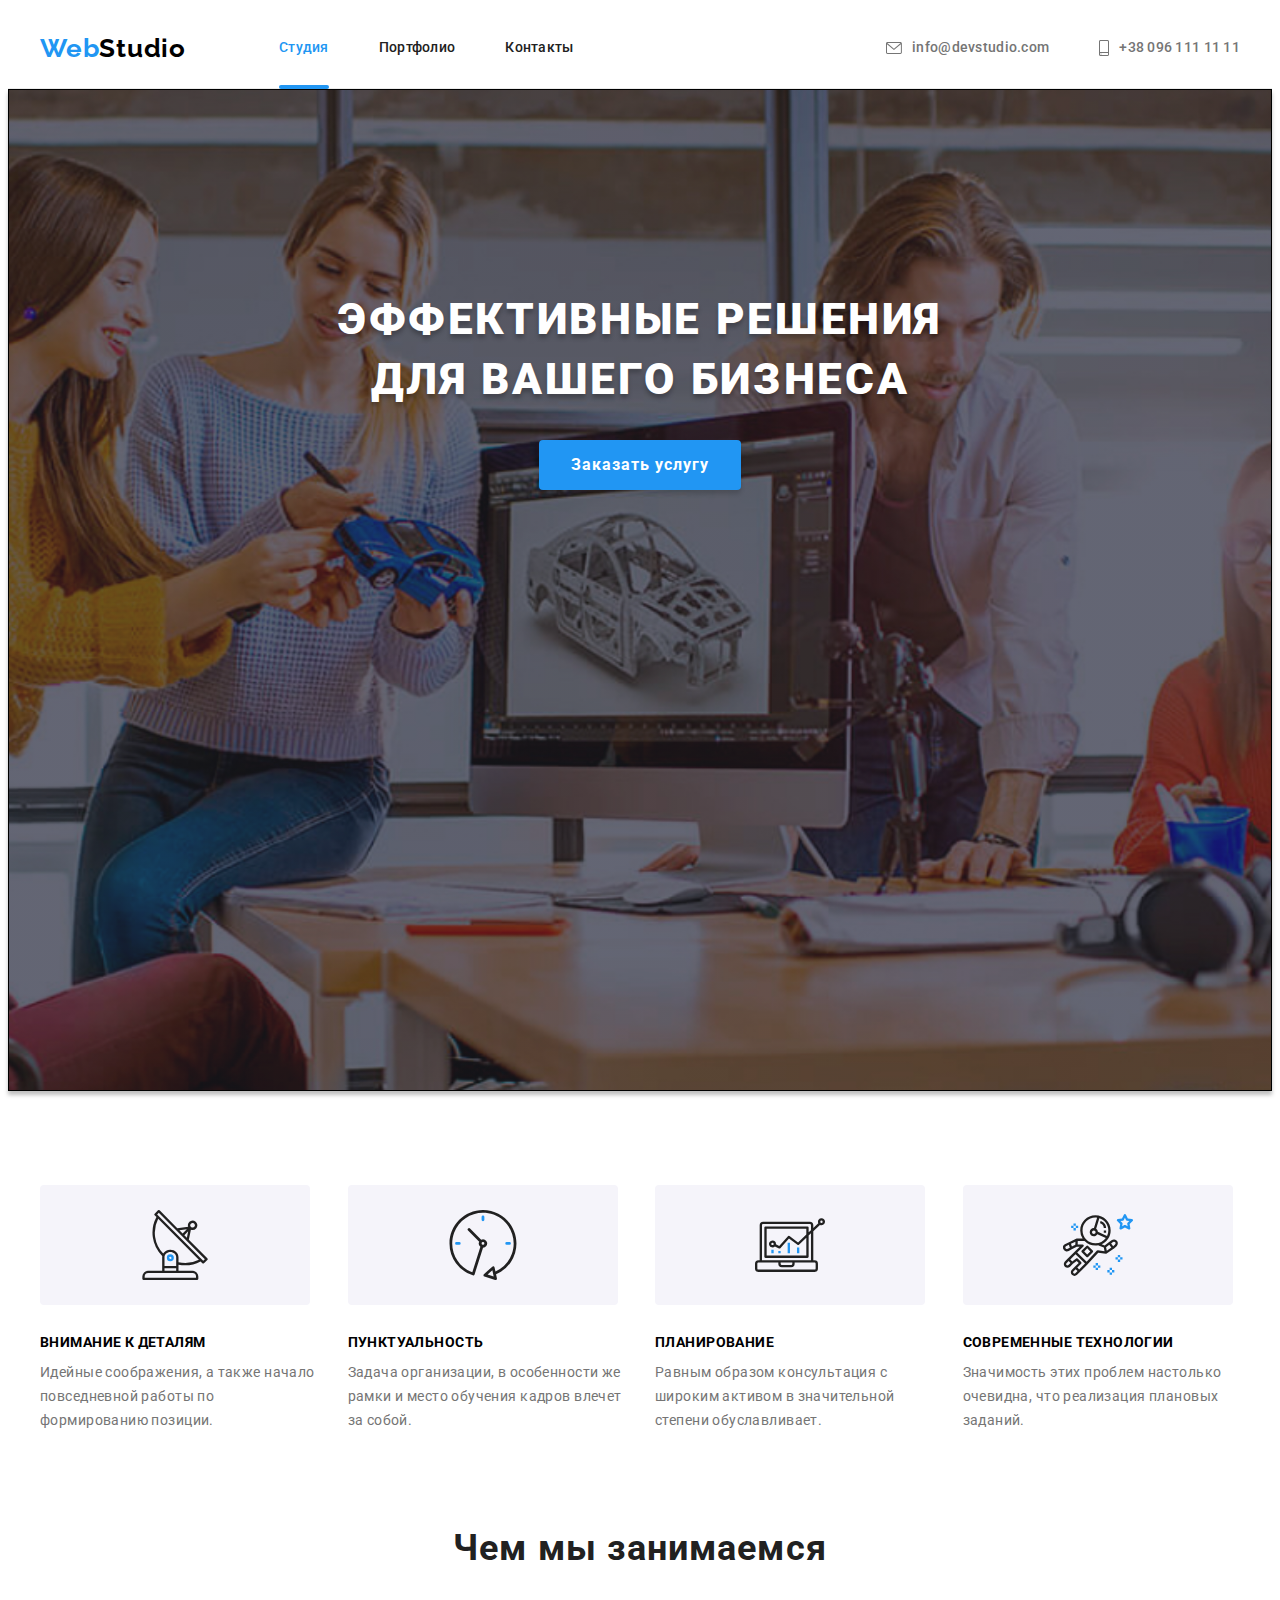
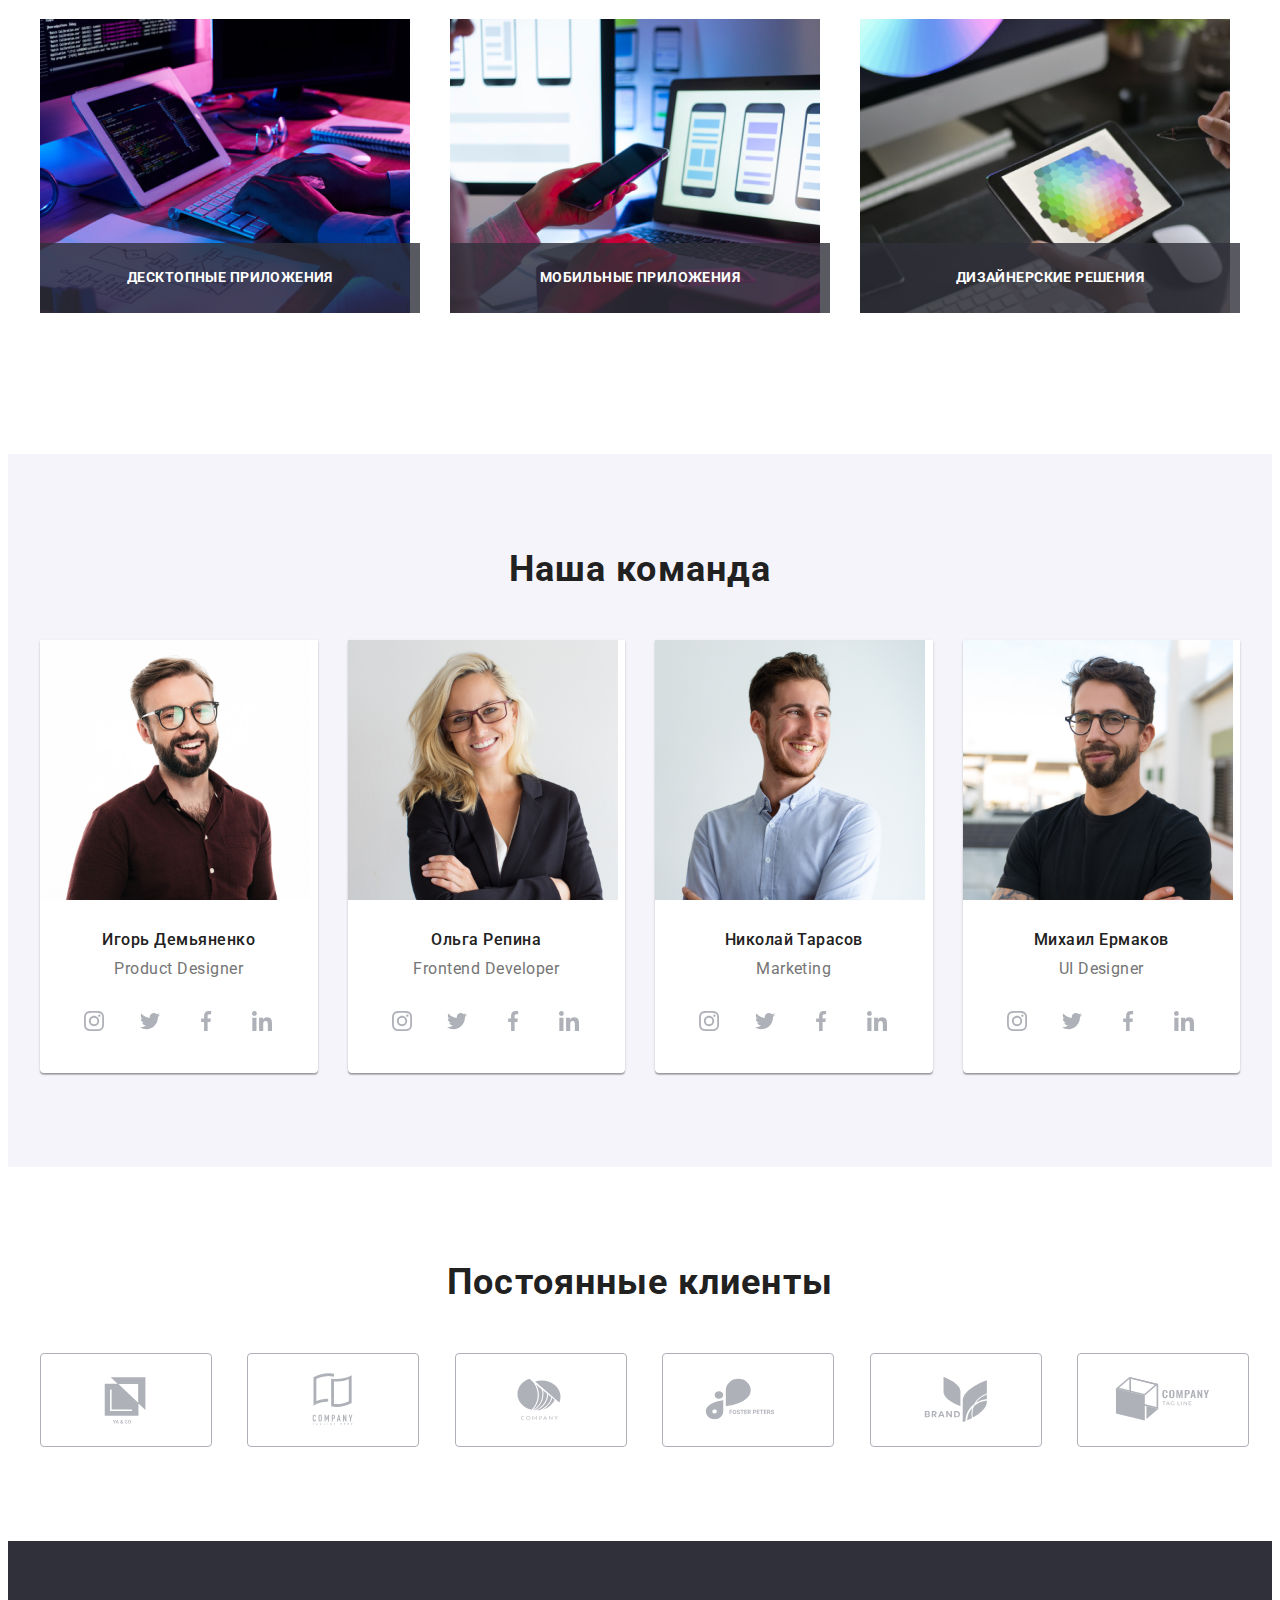
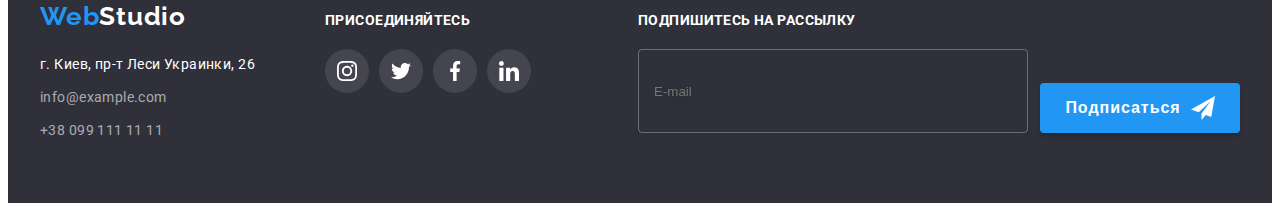
<file: index.html>
<!DOCTYPE html>
<html lang="ru">
  <head>
    <meta charset="UTF-8" />
    <meta http-equiv="X-UA-Compatible" content="IE=edge" />
    <meta name="viewport" content="width=device-width, initial-scale=1.0" />
    <title>Document</title>
    <link rel="preconnect" href="https://fonts.googleapis.com" />
    <link rel="preconnect" href="https://fonts.gstatic.com" crossorigin />
    <link
      href="https://fonts.googleapis.com/css2?family=Raleway:wght@700&family=Roboto:wght@400;500;700;900&display=swap"
      rel="stylesheet"
    />
    <link
      rel="stylesheet"
      href="https://cdnjs.cloudflare.com/ajax/libs/modern-normalize/1.1.0/modern-normalize.min.css"
      integrity="sha512-wpPYUAdjBVSE4KJnH1VR1HeZfpl1ub8YT/NKx4PuQ5NmX2tKuGu6U/JRp5y+Y8XG2tV+wKQpNHVUX03MfMFn9Q=="
      crossorigin="anonymous"
      referrerpolicy="no-referrer"
    />
    <link rel="stylesheet" href="./css/styles.css" />
  </head>
  <body class="page">
    <header class="header">
      <div class="container header-cotainer">
        <a class="header-logo link" href="./"><span class="logo-prefix">Web</span>Studio</a>
        <nav>
          <ul class="site-nav list">
            <li class="site-nav-item">
              <a href="./" class="current link">Студия</a>
            </li>
            <li class="site-nav-item">
              <a href="./portfolio.html" class="link">Портфолио</a>
            </li>
            <li class="site-nav-item">
              <a href="" class="link">Контакты</a>
            </li>
          </ul>
        </nav>
        <ul class="header-contacts list">
          <li class="header-contacts-item">
            <a href="mailto:info@devstudio.com" class="header-contacts-link link">
              <svg width="16" height="12" class="header-contacts-icon">
                <use href="./images/icons.svg#icon-envelope"></use>
              </svg>
              info@devstudio.com
            </a>
          </li>
          <li class="header-contacts-item">
            <a href="tel:+380961111111" class="header-contacts-link link">
              <svg width="10" height="16" class="header-contacts-icon">
                <use href="./images/icons.svg#icon-smartphone"></use>
              </svg>
              +38 096 111 11 11
            </a>
          </li>
        </ul>
      </div>
    </header>
    <main>
      <section class="section hero overlay">
        <div class="container">
          <h1 class="hero-title">Эффективные решения для вашего бизнеса</h1>
          <button type="button" class="hero-btn" data-modal-open>Заказать услугу</button>
        </div>
      </section>
      <section class="section asset">
        <div class="container">
          <h2 class="visually-hidden">Наши преимущества</h2>
          <ul class="asset-list card-set list">
            <li class="card-set-item">
              <div class="asset-box-icon">
                <svg width="70" height="70" class="asset-list-img">
                  <use href="./images/icons.svg#icon-antenna"></use>
                </svg>
              </div>
              <h3 class="asset-title">Внимание к деталям</h3>
              <p class="asset-text">
                Идейные соображения, а также начало повседневной работы по формированию позиции.
              </p>
            </li>
            <li class="card-set-item">
              <div class="asset-box-icon">
                <svg width="70" height="70" class="asset-list-img">
                  <use href="./images/icons.svg#icon-clock"></use>
                </svg>
              </div>
              <h3 class="asset-title">Пунктуальность</h3>
              <p class="asset-text">
                Задача организации, в особенности же рамки и место обучения кадров влечет за собой.
              </p>
            </li>
            <li class="card-set-item">
              <div class="asset-box-icon">
                <svg width="70" height="70" class="asset-list-img">
                  <use href="./images/icons.svg#icon-diagram"></use>
                </svg>
              </div>
              <h3 class="asset-title">Планирование</h3>
              <p class="asset-text">
                Равным образом консультация с широким активом в значительной степени обуславливает.
              </p>
            </li>
            <li class="card-set-item">
              <div class="asset-box-icon">
                <svg width="70" height="70" class="asset-list-img">
                  <use href="./images/icons.svg#icon-astronaut"></use>
                </svg>
              </div>
              <h3 class="asset-title">Современные технологии</h3>
              <p class="asset-text">
                Значимость этих проблем настолько очевидна, что реализация плановых заданий.
              </p>
            </li>
          </ul>
        </div>
      </section>
      <section class="section whatwedo">
        <div class="container">
          <h2 class="section-title">Чем мы занимаемся</h2>
          <ul class="whatwedo-list card-set list">
            <li class="card-set-item what-we-do-item">
              <img
                src="./images/box1.png"
                class="what-we-do-img"
                alt="box1"
                width="370"
                height="294"
              />
              <div class="label"><p class="what-we-do-text">Десктопные приложения</p></div>
            </li>
            <li class="card-set-item what-we-do-item">
              <img
                src="./images/box2.png"
                class="what-we-do-img"
                alt="box2"
                width="370"
                height="294"
              />
              <div class="label"><p class="what-we-do-text">Мобильные приложения</p></div>
            </li>
            <li class="card-set-item what-we-do-item">
              <img
                src="./images/box3.png"
                class="what-we-do-img"
                alt="box3"
                width="370"
                height="294"
              />
              <div class="label"><p class="what-we-do-text">Дизайнерские решения</p></div>
            </li>
          </ul>
        </div>
      </section>
      <section class="section our-team">
        <div class="container">
          <h2 class="section-title">Наша команда</h2>
          <ul class="our-team-list card-set list">
            <li class="card-set-item our-team-item">
              <img src="./images/igor.jpg" alt="Игорь Демьяненко" width="270" height="260" />
              <div class="our-team-wrapper">
                <h3 class="our-team-name">Игорь Демьяненко</h3>
                <p class="our-team-position">Product Designer</p>
                <ul class="our-team-soc card-set list">
                  <li class="our-team-soc-item card-set-item">
                    <a href="#" class="our-team-soc-link">
                      <svg class="our-team-soc-icon">
                        <use href="./images/icons.svg#icon-insta"></use>
                      </svg>
                    </a>
                  </li>
                  <li class="our-team-soc-item card-set-item">
                    <a href="#" class="our-team-soc-link">
                      <svg class="our-team-soc-icon">
                        <use href="./images/icons.svg#icon-twttr"></use>
                      </svg>
                    </a>
                  </li>
                  <li class="our-team-soc-item card-set-item">
                    <a href="#" class="our-team-soc-link">
                      <svg class="our-team-soc-icon">
                        <use href="./images/icons.svg#icon-fb"></use>
                      </svg>
                    </a>
                  </li>
                  <li class="our-team-soc-item card-set-item">
                    <a href="#" class="our-team-soc-link">
                      <svg class="our-team-soc-icon">
                        <use href="./images/icons.svg#icon-linkedin"></use>
                      </svg>
                    </a>
                  </li>
                </ul>
              </div>
            </li>
            <li class="card-set-item our-team-item">
              <img src="./images/olga.jpg" alt="Ольга Репина" width="270" height="260" />
              <div class="our-team-wrapper">
                <h3 class="our-team-name">Ольга Репина</h3>
                <p class="our-team-position">Frontend Developer</p>
                <ul class="our-team-soc card-set list">
                  <li class="our-team-soc-item card-set-item">
                    <a href="#" class="our-team-soc-link">
                      <svg class="our-team-soc-icon">
                        <use href="./images/icons.svg#icon-insta"></use>
                      </svg>
                    </a>
                  </li>
                  <li class="our-team-soc-item card-set-item">
                    <a href="#" class="our-team-soc-link">
                      <svg class="our-team-soc-icon">
                        <use href="./images/icons.svg#icon-twttr"></use>
                      </svg>
                    </a>
                  </li>
                  <li class="our-team-soc-item card-set-item">
                    <a href="#" class="our-team-soc-link">
                      <svg class="our-team-soc-icon">
                        <use href="./images/icons.svg#icon-fb"></use>
                      </svg>
                    </a>
                  </li>
                  <li class="our-team-soc-item card-set-item">
                    <a href="#" class="our-team-soc-link">
                      <svg class="our-team-soc-icon">
                        <use href="./images/icons.svg#icon-linkedin"></use>
                      </svg>
                    </a>
                  </li>
                </ul>
              </div>
            </li>
            <li class="card-set-item our-team-item">
              <img src="./images/nikolai.jpg" alt="Николай Тарасов" width="270" height="260" />
              <div class="our-team-wrapper">
                <h3 class="our-team-name">Николай Тарасов</h3>
                <p class="our-team-position">Marketing</p>
                <ul class="our-team-soc card-set list">
                  <li class="our-team-soc-item card-set-item">
                    <a href="#" class="our-team-soc-link">
                      <svg class="our-team-soc-icon">
                        <use href="./images/icons.svg#icon-insta"></use>
                      </svg>
                    </a>
                  </li>
                  <li class="our-team-soc-item card-set-item">
                    <a href="#" class="our-team-soc-link">
                      <svg class="our-team-soc-icon">
                        <use href="./images/icons.svg#icon-twttr"></use>
                      </svg>
                    </a>
                  </li>
                  <li class="our-team-soc-item card-set-item">
                    <a href="#" class="our-team-soc-link">
                      <svg class="our-team-soc-icon">
                        <use href="./images/icons.svg#icon-fb"></use>
                      </svg>
                    </a>
                  </li>
                  <li class="our-team-soc-item card-set-item">
                    <a href="#" class="our-team-soc-link">
                      <svg class="our-team-soc-icon">
                        <use href="./images/icons.svg#icon-linkedin"></use>
                      </svg>
                    </a>
                  </li>
                </ul>
              </div>
            </li>
            <li class="card-set-item our-team-item">
              <img src="./images/mikhail.jpg" alt="Михаил Ермаков" width="270" height="260" />
              <div class="our-team-wrapper">
                <h3 class="our-team-name">Михаил Ермаков</h3>
                <p class="our-team-position">UI Designer</p>
                <ul class="our-team-soc card-set list">
                  <li class="our-team-soc-item card-set-item">
                    <a href="#" class="our-team-soc-link">
                      <svg class="our-team-soc-icon">
                        <use href="./images/icons.svg#icon-insta"></use>
                      </svg>
                    </a>
                  </li>
                  <li class="our-team-soc-item card-set-item">
                    <a href="#" class="our-team-soc-link">
                      <svg class="our-team-soc-icon">
                        <use href="./images/icons.svg#icon-twttr"></use>
                      </svg>
                    </a>
                  </li>
                  <li class="our-team-soc-item card-set-item">
                    <a href="#" class="our-team-soc-link">
                      <svg class="our-team-soc-icon">
                        <use href="./images/icons.svg#icon-fb"></use>
                      </svg>
                    </a>
                  </li>
                  <li class="our-team-soc-item card-set-item">
                    <a href="#" class="our-team-soc-link">
                      <svg class="our-team-soc-icon">
                        <use href="./images/icons.svg#icon-linkedin"></use>
                      </svg>
                    </a>
                  </li>
                </ul>
              </div>
            </li>
          </ul>
        </div>
      </section>
      <section class="section perm-clients">
        <div class="container">
          <h2 class="section-title">Постоянные клиенты</h2>
          <ul class="perm-clients-list card-set list">
            <li class="perm-client-item card-set-item">
              <a href="#" class="perm-clients-link">
                <svg width="106" height="60">
                  <use href="./images/icons.svg#icon-client-1" class="perm-clients-icon"></use>
                </svg>
              </a>
            </li>
            <li class="perm-client-item card-set-item">
              <a href="#" class="perm-clients-link">
                <svg width="106" height="60">
                  <use href="./images/icons.svg#icon-client-2" class="perm-clients-icon"></use>
                </svg>
              </a>
            </li>
            <li class="perm-client-item card-set-item">
              <a href="#" class="perm-clients-link">
                <svg width="106" height="60">
                  <use href="./images/icons.svg#icon-client-3" class="perm-clients-icon"></use>
                </svg>
              </a>
            </li>
            <li class="perm-client-item card-set-item">
              <a href="#" class="perm-clients-link">
                <svg width="106" height="60">
                  <use href="./images/icons.svg#icon-client-4" class="perm-clients-icon"></use>
                </svg>
              </a>
            </li>
            <li class="perm-client-item card-set-item">
              <a href="#" class="perm-clients-link">
                <svg width="106" height="60">
                  <use href="./images/icons.svg#icon-client-5" class="perm-clients-icon"></use>
                </svg>
              </a>
            </li>
            <li class="perm-client-item card-set-item">
              <a href="#" class="perm-clients-link">
                <svg width="106" height="60">
                  <use href="./images/icons.svg#icon-client-6" class="perm-clients-icon"></use>
                </svg>
              </a>
            </li>
          </ul>
        </div>
      </section>
    </main>
    <footer>
      <div class="container">
        <div class="footer">
          <div class="footer-left">
            <a href="./" class="footer-logo link"><span class="logo-prefix">Web</span>Studio</a>
            <address class="footer-addr">
              <ul class="footer-contacts list">
                <li class="footer-contacts-item adress">г. Киев, пр-т Леси Украинки, 26</li>
                <li class="footer-contacts-item">
                  <a href="mailto:info@example.com" class="footer-contacts link"
                    >info@example.com</a
                  >
                </li>
                <li class="footer-contacts-item">
                  <a href="tel:+380991111111" class="footer-contacts link">+38 099 111 11 11</a>
                </li>
              </ul>
            </address>
          </div>
          <div class="footer-socials">
            <h2 class="footer-socials-header">присоединяйтесь</h2>
            <ul class="footer-soc-set card-set list">
              <li class="card-set-item">
                <a href="#" class="footer-soc-link">
                  <svg class="footer-soc-icon">
                    <use href="./images/icons.svg#icon-insta"></use>
                  </svg>
                </a>
              </li>
              <li class="card-set-item">
                <a href="#" class="footer-soc-link">
                  <svg class="footer-soc-icon">
                    <use href="./images/icons.svg#icon-twttr"></use>
                  </svg>
                </a>
              </li>
              <li class="card-set-item">
                <a href="#" class="footer-soc-link">
                  <svg class="footer-soc-icon">
                    <use href="./images/icons.svg#icon-fb"></use>
                  </svg>
                </a>
              </li>
              <li class="card-set-item">
                <a href="#" class="footer-soc-link">
                  <svg class="footer-soc-icon">
                    <use href="./images/icons.svg#icon-linkedin"></use>
                  </svg>
                </a>
              </li>
            </ul>
          </div>
          <div class="footer-email-input">
            <h2 class="footer-socials-header">Подпишитесь на рассылку</h2>
            <form class="footer-form" action="footer-form">
              <input
                class="footer-email-input-field"
                type="email"
                name="email"
                placeholder="E-mail"
              />
              <div class="footer-form-btn">
                <button type="submit" class="footer-sign-btn">
                  Подписаться
                  <svg width="24" height="24" class="footer-btn-icon-send">
                    <use href="./images/icons.svg#icon-send"></use>
                  </svg>
                </button>
              </div>
            </form>
          </div>
        </div>
      </div>
    </footer>
    <!-- modal window -->
    <div class="backdrop is-hidden" data-modal>
      <div class="modal">
        <button class="modal-btn" type="button" data-modal-close>
          <svg class="modal-icon" width="18" height="18">
            <use href="./images/icons.svg#icon-close"></use>
          </svg>
        </button>
        <strong class="modal-header">Оставьте свои данные, мы вам перезвоним</strong>
        <form class="form">
          <div class="form-main">
            <div class="form-field">
              <label class="form-label" for="username">Имя</label>
              <input class="form-input" type="text" name="username" id="username" />
              <svg class="modal-icon-field" width="18" height="18">
                <use href="./images/icons.svg#icon-person"></use>
              </svg>
            </div>
            <div class="form-field">
              <label class="form-label" for="phone">Телефон</label>
              <input class="form-input" type="tel" name="phone" id="phone" />
              <svg class="modal-icon-field" width="18" height="18">
                <use href="./images/icons.svg#icon-phone"></use>
              </svg>
            </div>
            <div class="form-field">
              <label class="form-label" for="email">Почта</label>
              <input class="form-input" type="email" name="email" id="email" />
              <svg class="modal-icon-field" width="18" height="18">
                <use href="./images/icons.svg#icon-email"></use>
              </svg>
            </div>
            <div class="form-field">
              <label class="form-label" for="comment">Комментарий</label>
              <textarea
                class="textarea-comment"
                name="comment"
                id="comment"
                placeholder="Введите текст"
              >
              </textarea>
            </div>
          </div>
          <div class="form-checkbox">
            <label class="checkbox-txt">
              <input class="checkbox" type="checkbox" name="polisy" id="polisy" />
              <span class="checkbox-icon"></span>
              Соглашаюсь с рассылкой и принимаю <a href="#">Условия договора</a>
            </label>
          </div>
          <div class="form-submit">
            <button type="submit" class="form-btn">Отправить</button>
          </div>
        </form>
      </div>
    </div>
    <script src="./js/modal.js"></script>
  </body>
</html>
</file>
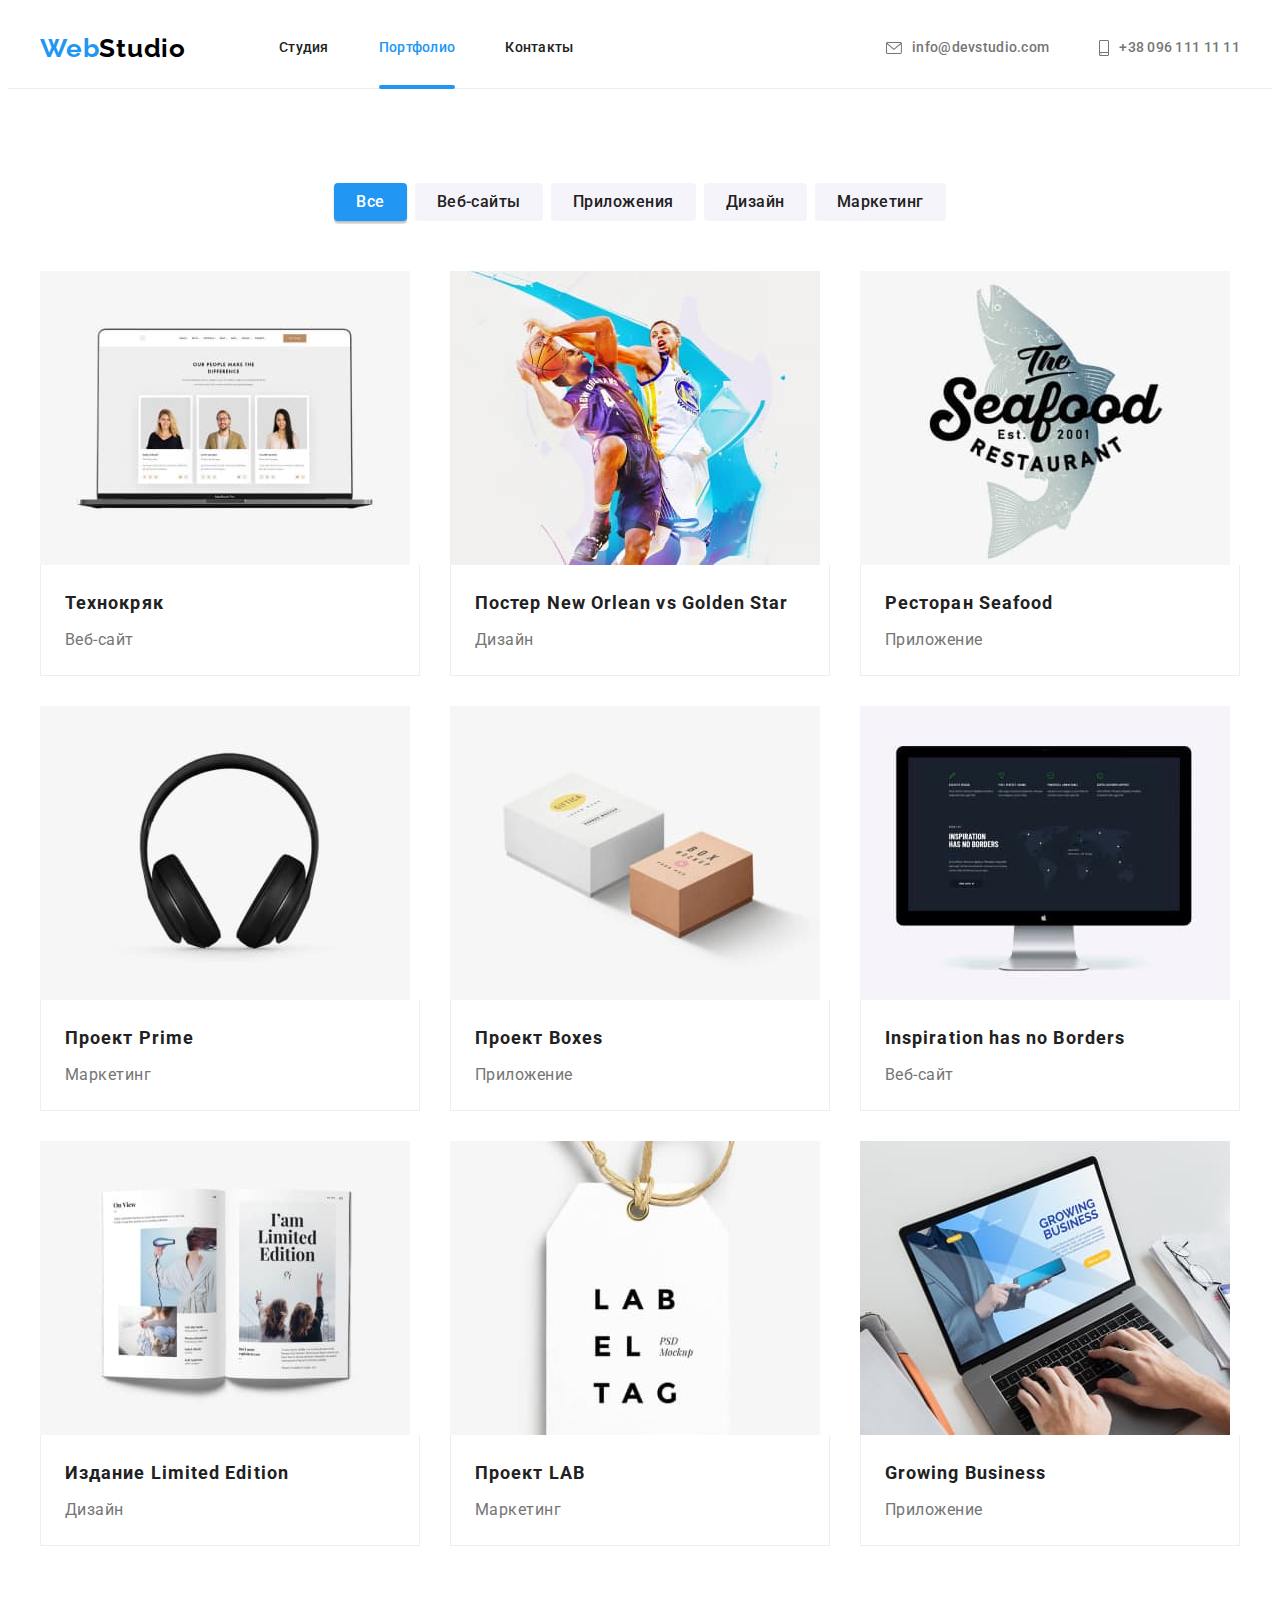
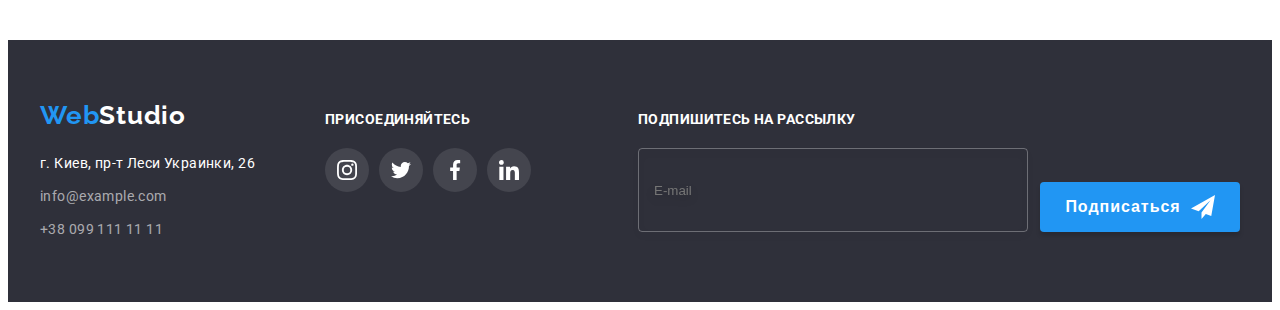
<file: portfolio.html>
<!DOCTYPE html>
<html lang="ru">
  <head>
    <meta charset="UTF-8" />
    <meta http-equiv="X-UA-Compatible" content="IE=edge" />
    <meta name="viewport" content="width=device-width, initial-scale=1.0" />
    <title>Портфолио</title>
    <link rel="preconnect" href="https://fonts.googleapis.com" />
    <link rel="preconnect" href="https://fonts.gstatic.com" crossorigin />
    <link
      href="https://fonts.googleapis.com/css2?family=Raleway:wght@700&family=Roboto:wght@400;500;700;900&display=swap"
      rel="stylesheet"
    />
    <link
      rel="stylesheet"
      href="https://cdnjs.cloudflare.com/ajax/libs/modern-normalize/1.1.0/modern-normalize.min.css"
      integrity="sha512-wpPYUAdjBVSE4KJnH1VR1HeZfpl1ub8YT/NKx4PuQ5NmX2tKuGu6U/JRp5y+Y8XG2tV+wKQpNHVUX03MfMFn9Q=="
      crossorigin="anonymous"
      referrerpolicy="no-referrer"
    />
    <link rel="stylesheet" href="./css/styles.css" />
  </head>
  <body class="page">
    <header class="header">
      <div class="container header-cotainer">
        <a class="header-logo link" href="./"><span class="logo-prefix">Web</span>Studio</a>
        <nav>
          <ul class="site-nav list">
            <li class="site-nav-item"><a href="./" class="link">Студия</a></li>
            <li class="site-nav-item">
              <a href="./portfolio.html" class="current link">Портфолио</a>
            </li>
            <li class="site-nav-item"><a href="" class="link">Контакты</a></li>
          </ul>
        </nav>
        <ul class="header-contacts list">
          <li class="header-contacts-item">
            <a href="mailto:info@devstudio.com" class="header-contacts-link link">
              <svg width="16" height="12" class="header-contacts-icon">
                <use href="./images/icons.svg#icon-envelope"></use>
              </svg>
              info@devstudio.com
            </a>
          </li>
          <li class="header-contacts-item">
            <a href="tel:+380961111111" class="header-contacts-link link">
              <svg width="10" height="16" class="header-contacts-icon">
                <use href="./images/icons.svg#icon-smartphone"></use>
              </svg>
              +38 096 111 11 11
            </a>
          </li>
        </ul>
      </div>
    </header>
    <main>
      <section class="section portfolio">
        <div class="container portfolio">
          <h1 class="visually-hidden">Портфолио</h1>
          <ul class="portfolio-filter-button list">
            <li class="filter-item">
              <button type="button" class="filter-button current">Все</button>
            </li>
            <li class="filter-item">
              <button type="button" class="filter-button">Веб-сайты</button>
            </li>
            <li class="filter-item">
              <button type="button" class="filter-button">Приложения</button>
            </li>
            <li class="filter-item">
              <button type="button" class="filter-button">Дизайн</button>
            </li>
            <li class="filter-item">
              <button type="button" class="filter-button">Маркетинг</button>
            </li>
          </ul>
          <ul class="portfolio-list card-set list">
            <li class="portfolio-item card-set-item">
              <a class="portfolio-item-link link" href="#">
                <div class="portfolio-item-link-group">
                  <img
                    src="./images/portfolio/tehnokryak.jpg"
                    alt="Сайт технокряк"
                    width="370"
                    height="294"
                  />
                  <p class="portfolio-item-link-overlay">
                    Ресурс предлагает комплексные предложения с разным уровнем функционала и
                    сервисов. Все это позволит посетителю получить исчерпывающие сведения о компании
                    или частном лице.
                  </p>
                </div>
                <div class="portfolio-wrapper">
                  <h2 class="portfolio-item-title">Технокряк</h2>
                  <p class="portfolio-item-group">Веб-сайт</p>
                </div>
              </a>
            </li>
            <li class="portfolio-item card-set-item">
              <a class="portfolio-item-link link" href="#">
                <div class="portfolio-item-link-group">
                  <img
                    src="./images/portfolio/poster-new-orlean.jpg"
                    alt="Постер New Orlean"
                    width="370"
                    height="294"
                  />
                  <p class="portfolio-item-link-overlay">
                    Ресурс предлагает комплексные предложения с разным уровнем функционала и
                    сервисов. Все это позволит посетителю получить исчерпывающие сведения о компании
                    или частном лице.
                  </p>
                </div>
                <div class="portfolio-wrapper">
                  <h2 class="portfolio-item-title">Постер New Orlean vs Golden Star</h2>
                  <p class="portfolio-item-group">Дизайн</p>
                </div>
              </a>
            </li>
            <li class="portfolio-item card-set-item">
              <a class="portfolio-item-link link" href="#">
                <div class="portfolio-item-link-group">
                  <img
                    src="./images/portfolio/restraunt-seafood.jpg"
                    alt="Ресторан Seafood"
                    width="370"
                    height="294"
                  />
                  <p class="portfolio-item-link-overlay">
                    Ресурс предлагает комплексные предложения с разным уровнем функционала и
                    сервисов. Все это позволит посетителю получить исчерпывающие сведения о компании
                    или частном лице.
                  </p>
                </div>
                <div class="portfolio-wrapper">
                  <h2 class="portfolio-item-title">Ресторан Seafood</h2>
                  <p class="portfolio-item-group">Приложение</p>
                </div>
              </a>
            </li>
            <li class="portfolio-item card-set-item">
              <a class="portfolio-item-link link" href="#">
                <div class="portfolio-item-link-group">
                  <img
                    src="./images/portfolio/project-prime.jpg"
                    alt="Проект Prime"
                    width="370"
                    height="294"
                  />
                  <p class="portfolio-item-link-overlay">
                    Ресурс предлагает комплексные предложения с разным уровнем функционала и
                    сервисов. Все это позволит посетителю получить исчерпывающие сведения о компании
                    или частном лице.
                  </p>
                </div>
                <div class="portfolio-wrapper">
                  <h2 class="portfolio-item-title">Проект Prime</h2>
                  <p class="portfolio-item-group">Маркетинг</p>
                </div>
              </a>
            </li>
            <li class="portfolio-item card-set-item">
              <a class="portfolio-item-link link" href="#">
                <div class="portfolio-item-link-group">
                  <img
                    src="./images/portfolio/project-boxes.jpg"
                    alt="Проект Boxes"
                    width="370"
                    height="294"
                  />
                  <p class="portfolio-item-link-overlay">
                    Ресурс предлагает комплексные предложения с разным уровнем функционала и
                    сервисов. Все это позволит посетителю получить исчерпывающие сведения о компании
                    или частном лице.
                  </p>
                </div>
                <div class="portfolio-wrapper">
                  <h2 class="portfolio-item-title">Проект Boxes</h2>
                  <p class="portfolio-item-group">Приложение</p>
                </div>
              </a>
            </li>
            <li class="portfolio-item card-set-item">
              <a class="portfolio-item-link link" href="#">
                <div class="portfolio-item-link-group">
                  <img
                    src="./images/portfolio/inspiration-has-borders.jpg"
                    alt="Inspiration has no Borders"
                    width="370"
                    height="294"
                  />
                  <p class="portfolio-item-link-overlay">
                    Ресурс предлагает комплексные предложения с разным уровнем функционала и
                    сервисов. Все это позволит посетителю получить исчерпывающие сведения о компании
                    или частном лице.
                  </p>
                </div>
                <div class="portfolio-wrapper">
                  <h2 class="portfolio-item-title">Inspiration has no Borders</h2>
                  <p class="portfolio-item-group">Веб-сайт</p>
                </div>
              </a>
            </li>
            <li class="portfolio-item card-set-item">
              <a class="portfolio-item-link link" href="#">
                <div class="portfolio-item-link-group">
                  <img
                    src="./images/portfolio/limited-edition.jpg"
                    alt="Издание Limited Edition"
                    width="370"
                    height="294"
                  />
                  <p class="portfolio-item-link-overlay">
                    Ресурс предлагает комплексные предложения с разным уровнем функционала и
                    сервисов. Все это позволит посетителю получить исчерпывающие сведения о компании
                    или частном лице.
                  </p>
                </div>
                <div class="portfolio-wrapper">
                  <h2 class="portfolio-item-title">Издание Limited Edition</h2>
                  <p class="portfolio-item-group">Дизайн</p>
                </div>
              </a>
            </li>
            <li class="portfolio-item card-set-item">
              <a class="portfolio-item-link link" href="#">
                <div class="portfolio-item-link-group">
                  <img
                    src="./images/portfolio/project-lab.jpg"
                    alt="Проект LAB"
                    width="370"
                    height="294"
                  />
                  <p class="portfolio-item-link-overlay">
                    Ресурс предлагает комплексные предложения с разным уровнем функционала и
                    сервисов. Все это позволит посетителю получить исчерпывающие сведения о компании
                    или частном лице.
                  </p>
                </div>
                <div class="portfolio-wrapper">
                  <h2 class="portfolio-item-title">Проект LAB</h2>
                  <p class="portfolio-item-group">Маркетинг</p>
                </div>
              </a>
            </li>
            <li class="portfolio-item card-set-item">
              <a class="portfolio-item-link link" href="#">
                <div class="portfolio-item-link-group">
                  <img
                    src="./images/portfolio/growing-business.jpg"
                    alt="Growing Business"
                    width="370"
                  />
                  <p class="portfolio-item-link-overlay">
                    Ресурс предлагает комплексные предложения с разным уровнем функционала и
                    сервисов. Все это позволит посетителю получить исчерпывающие сведения о компании
                    или частном лице.
                  </p>
                </div>
                <div class="portfolio-wrapper">
                  <h2 class="portfolio-item-title">Growing Business</h2>
                  <p class="portfolio-item-group">Приложение</p>
                </div>
              </a>
            </li>
          </ul>
        </div>
      </section>
    </main>
    <footer>
      <div class="container">
        <div class="footer">
          <div class="footer-left">
            <a href="./" class="footer-logo link"><span class="logo-prefix">Web</span>Studio</a>
            <address class="footer-addr">
              <ul class="footer-contacts list">
                <li class="footer-contacts-item adress">г. Киев, пр-т Леси Украинки, 26</li>
                <li class="footer-contacts-item">
                  <a href="mailto:info@example.com" class="footer-contacts link"
                    >info@example.com</a
                  >
                </li>
                <li class="footer-contacts-item">
                  <a href="tel:+380991111111" class="footer-contacts link">+38 099 111 11 11</a>
                </li>
              </ul>
            </address>
          </div>
          <div class="footer-socials">
            <h2 class="footer-socials-header">присоединяйтесь</h2>
            <ul class="footer-soc-set card-set list">
              <li class="card-set-item">
                <a href="#" class="footer-soc-link">
                  <svg class="footer-soc-icon">
                    <use href="./images/icons.svg#icon-insta"></use>
                  </svg>
                </a>
              </li>
              <li class="card-set-item">
                <a href="#" class="footer-soc-link">
                  <svg class="footer-soc-icon">
                    <use href="./images/icons.svg#icon-twttr"></use>
                  </svg>
                </a>
              </li>
              <li class="card-set-item">
                <a href="#" class="footer-soc-link">
                  <svg class="footer-soc-icon">
                    <use href="./images/icons.svg#icon-fb"></use>
                  </svg>
                </a>
              </li>
              <li class="card-set-item">
                <a href="#" class="footer-soc-link">
                  <svg class="footer-soc-icon">
                    <use href="./images/icons.svg#icon-linkedin"></use>
                  </svg>
                </a>
              </li>
            </ul>
          </div>
          <div class="footer-email-input">
            <h2 class="footer-socials-header">Подпишитесь на рассылку</h2>
            <form class="footer-form" action="footer-form">
              <input
                class="footer-email-input-field"
                type="email"
                name="email"
                placeholder="E-mail"
              />
              <div class="footer-form-btn">
                <button type="submit" class="footer-sign-btn">
                  Подписаться
                  <svg width="24" height="24" class="footer-btn-icon-send">
                    <use href="./images/icons.svg#icon-send"></use>
                  </svg>
                </button>
              </div>
            </form>
          </div>
        </div>
      </div>
    </footer>
  </body>
</html>
</file>
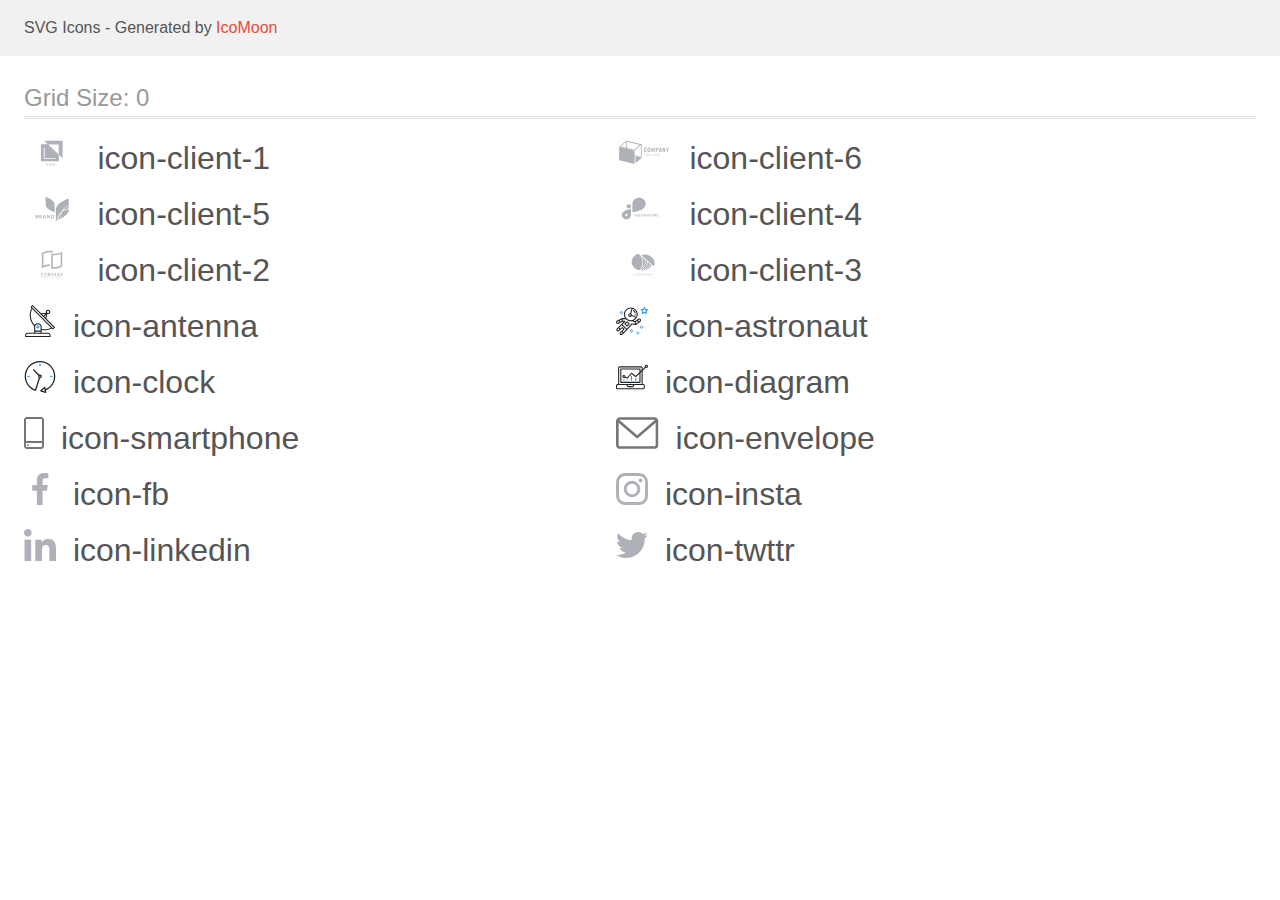
<file: images/svg/svgs/demo.html>
<!doctype html>
<html>
<head>
    <title>IcoMoon - SVG Icons</title>
    <meta charset="utf-8">
    <meta name="viewport" content="width=device-width, initial-scale=1">
    <link rel="stylesheet" href="demo-files/demo.css">
    <link rel="stylesheet" href="style.css">
</head>
<body>
<svg aria-hidden="true" style="position: absolute; width: 0; height: 0; overflow: hidden;" version="1.1" xmlns="http://www.w3.org/2000/svg" xmlns:xlink="http://www.w3.org/1999/xlink">
<defs>
<symbol id="icon-client-1" viewBox="0 0 57 32">
<path fill="#afb1b8" style="fill: var(--color1, #afb1b8)" d="M20.267 3.733l3.738 3.538-6.938-0.004v17.166h18.133v-6.564l3.733 3.534v-17.671h-18.667zM35.036 17.455l-10.597-10.032h10.597v10.032zM31.746 21.923h-11.81v-11.545h0.835v10.764h10.975v0.782zM22.725 26.72l-0.436 0.898-0.436-0.898h-0.366l0.637 1.198v0.698h0.331v-0.698l0.635-1.198h-0.365zM23.273 28.615l0.154-0.441h0.734l0.155 0.441h0.344l-0.717-1.896h-0.296l-0.716 1.896h0.342zM23.794 27.122l0.275 0.786h-0.549l0.275-0.786zM25.531 27.863c-0.048 0.073-0.072 0.153-0.072 0.241 0 0.16 0.056 0.29 0.168 0.389s0.263 0.148 0.451 0.148 0.349-0.051 0.484-0.152l0.107 0.126h0.367l-0.279-0.329c0.109-0.149 0.164-0.341 0.164-0.574h-0.275c0 0.128-0.026 0.243-0.079 0.348l-0.366-0.432 0.129-0.094c0.091-0.066 0.157-0.132 0.197-0.198s0.060-0.14 0.060-0.219c0-0.12-0.044-0.22-0.133-0.301s-0.201-0.122-0.339-0.122c-0.153 0-0.274 0.043-0.365 0.13s-0.135 0.203-0.135 0.352c0 0.061 0.014 0.124 0.043 0.189s0.081 0.144 0.155 0.237c-0.141 0.101-0.235 0.188-0.283 0.262zM26.386 28.282c-0.093 0.071-0.193 0.107-0.299 0.107-0.095 0-0.17-0.027-0.227-0.082s-0.085-0.126-0.085-0.214c0-0.102 0.052-0.192 0.156-0.271l0.040-0.029 0.414 0.488zM26.046 27.442c-0.089-0.11-0.134-0.202-0.134-0.275 0-0.063 0.018-0.116 0.055-0.158s0.085-0.063 0.147-0.063c0.057 0 0.105 0.018 0.142 0.053s0.056 0.077 0.056 0.126c0 0.075-0.027 0.136-0.081 0.184l-0.040 0.033-0.145 0.099zM29.132 28.472c0.13-0.114 0.205-0.272 0.224-0.474h-0.328c-0.017 0.135-0.059 0.232-0.124 0.29s-0.162 0.087-0.292 0.087c-0.142 0-0.249-0.054-0.323-0.161s-0.109-0.264-0.109-0.469v-0.168c0.002-0.202 0.041-0.355 0.117-0.46s0.188-0.158 0.331-0.158c0.123 0 0.217 0.030 0.28 0.091s0.104 0.158 0.12 0.294h0.328c-0.021-0.207-0.095-0.368-0.223-0.482s-0.296-0.171-0.505-0.171c-0.155 0-0.293 0.037-0.411 0.111s-0.209 0.179-0.272 0.315c-0.063 0.136-0.095 0.294-0.095 0.473v0.177c0.003 0.174 0.035 0.328 0.098 0.46s0.151 0.234 0.266 0.306c0.115 0.071 0.249 0.107 0.4 0.107 0.216 0 0.389-0.056 0.52-0.169zM31.068 28.206c0.064-0.141 0.096-0.304 0.096-0.49v-0.105c-0.001-0.185-0.034-0.347-0.099-0.486s-0.158-0.247-0.277-0.32c-0.119-0.075-0.256-0.112-0.41-0.112s-0.292 0.038-0.411 0.113c-0.119 0.075-0.211 0.183-0.277 0.324s-0.098 0.305-0.098 0.49v0.107c0.001 0.181 0.034 0.342 0.099 0.48s0.159 0.246 0.279 0.322c0.121 0.075 0.258 0.112 0.411 0.112 0.155 0 0.293-0.037 0.411-0.112s0.212-0.183 0.276-0.323zM30.716 27.135c0.080 0.112 0.12 0.273 0.12 0.483v0.099c0 0.214-0.040 0.376-0.119 0.487s-0.19 0.167-0.336 0.167c-0.144 0-0.257-0.057-0.339-0.171s-0.121-0.275-0.121-0.483v-0.109c0.002-0.204 0.043-0.362 0.122-0.473s0.192-0.168 0.335-0.168c0.146 0 0.258 0.056 0.337 0.168z"></path>
</symbol>
<symbol id="icon-client-6" viewBox="0 0 57 32">
<path fill="#afb1b8" style="fill: var(--color1, #afb1b8)" d="M28.493 14.618c-0.236-0.315-0.349-0.686-0.323-1.061v-1.538c0-0.471 0.107-0.83 0.321-1.075s0.581-0.367 1.102-0.366c0.489 0 0.836 0.104 1.042 0.313 0.224 0.266 0.333 0.592 0.308 0.92v0.361h-0.875v-0.366c0.003-0.12-0.005-0.24-0.025-0.358-0.013-0.081-0.057-0.156-0.125-0.213-0.090-0.061-0.203-0.091-0.317-0.083-0.12-0.008-0.239 0.024-0.333 0.088-0.076 0.063-0.127 0.145-0.145 0.235-0.025 0.126-0.037 0.253-0.034 0.38v1.866c-0.014 0.18 0.025 0.36 0.112 0.524 0.044 0.055 0.104 0.099 0.175 0.127s0.149 0.038 0.226 0.029c0.112 0.008 0.223-0.022 0.31-0.084 0.071-0.061 0.117-0.141 0.13-0.227 0.020-0.124 0.030-0.249 0.027-0.374v-0.379h0.875v0.346c0.025 0.342-0.082 0.682-0.303 0.967-0.201 0.228-0.544 0.343-1.047 0.343s-0.884-0.122-1.1-0.375z"></path>
<path fill="#afb1b8" style="fill: var(--color1, #afb1b8)" d="M32.137 14.633c-0.221-0.239-0.332-0.588-0.332-1.050v-1.617c0-0.457 0.11-0.802 0.332-1.037s0.591-0.351 1.109-0.35c0.515 0 0.882 0.117 1.103 0.35 0.221 0.235 0.333 0.58 0.333 1.037v1.617c0 0.457-0.112 0.807-0.337 1.048s-0.591 0.361-1.1 0.361c-0.509 0-0.886-0.122-1.109-0.36zM33.654 14.245c0.079-0.15 0.115-0.314 0.105-0.479v-1.98c0.010-0.161-0.025-0.322-0.103-0.469-0.044-0.057-0.106-0.101-0.179-0.129s-0.152-0.037-0.231-0.027c-0.079-0.009-0.159 0-0.231 0.028s-0.135 0.072-0.18 0.129c-0.080 0.146-0.116 0.308-0.105 0.469v1.99c-0.011 0.165 0.025 0.329 0.105 0.479 0.051 0.050 0.114 0.091 0.185 0.119s0.147 0.042 0.225 0.042c0.078 0 0.154-0.014 0.225-0.042s0.134-0.068 0.185-0.119v-0.009z"></path>
<path fill="#afb1b8" style="fill: var(--color1, #afb1b8)" d="M35.735 10.626h0.942l0.708 2.984 0.725-2.984h0.917l0.092 4.308h-0.678l-0.072-2.994-0.699 2.994h-0.544l-0.725-3.005-0.067 3.005h-0.685l0.085-4.308z"></path>
<path fill="#afb1b8" style="fill: var(--color1, #afb1b8)" d="M40.176 10.626h1.468c0.846 0 1.268 0.408 1.268 1.223 0 0.781-0.445 1.171-1.335 1.17h-0.5v1.915h-0.906l0.005-4.308zM41.43 12.467c0.090 0.010 0.18 0.003 0.266-0.021s0.165-0.063 0.232-0.115c0.104-0.146 0.15-0.316 0.13-0.486 0.005-0.131-0.010-0.263-0.044-0.391-0.013-0.043-0.036-0.083-0.067-0.118s-0.070-0.065-0.114-0.087c-0.126-0.052-0.265-0.076-0.404-0.069h-0.352v1.287h0.352z"></path>
<path fill="#afb1b8" style="fill: var(--color1, #afb1b8)" d="M44.218 10.626h0.973l0.998 4.308h-0.844l-0.197-0.993h-0.868l-0.203 0.993h-0.857l0.998-4.308zM45.050 13.441l-0.339-1.808-0.339 1.808h0.678z"></path>
<path fill="#afb1b8" style="fill: var(--color1, #afb1b8)" d="M46.996 10.626h0.634l1.214 2.457v-2.457h0.752v4.308h-0.603l-1.221-2.565v2.565h-0.777l0.002-4.308z"></path>
<path fill="#afb1b8" style="fill: var(--color1, #afb1b8)" d="M51.357 13.291l-1.009-2.659h0.85l0.616 1.708 0.578-1.708h0.832l-0.997 2.659v1.642h-0.87v-1.642z"></path>
<path fill="#afb1b8" style="fill: var(--color1, #afb1b8)" d="M29.892 16.817v0.225h-0.739v1.75h-0.31v-1.75h-0.743v-0.225h1.792z"></path>
<path fill="#afb1b8" style="fill: var(--color1, #afb1b8)" d="M32.209 18.793h-0.239c-0.024 0.001-0.048-0.005-0.067-0.019-0.018-0.011-0.032-0.027-0.040-0.045l-0.214-0.469h-1.026l-0.214 0.469c-0.006 0.020-0.017 0.038-0.033 0.053-0.019 0.013-0.043 0.020-0.067 0.019h-0.239l0.906-1.976h0.315l0.917 1.968zM30.709 18.059h0.855l-0.362-0.804c-0.027-0.061-0.049-0.123-0.067-0.186-0.013 0.038-0.024 0.073-0.034 0.105l-0.033 0.083-0.359 0.802z"></path>
<path fill="#afb1b8" style="fill: var(--color1, #afb1b8)" d="M33.771 18.599c0.057 0.003 0.114 0.003 0.17 0 0.049-0.004 0.097-0.012 0.145-0.023 0.044-0.009 0.088-0.021 0.13-0.036 0.040-0.014 0.080-0.031 0.121-0.048v-0.444h-0.362c-0.009 0-0.018-0.001-0.026-0.003s-0.016-0.007-0.023-0.012c-0.006-0.004-0.011-0.010-0.014-0.016s-0.005-0.013-0.004-0.020v-0.152h0.703v0.757c-0.057 0.035-0.118 0.067-0.181 0.094-0.065 0.028-0.132 0.050-0.201 0.067-0.074 0.019-0.15 0.032-0.227 0.041-0.088 0.008-0.176 0.013-0.264 0.012-0.156 0.001-0.311-0.024-0.457-0.073-0.136-0.047-0.259-0.117-0.362-0.206-0.101-0.090-0.18-0.196-0.234-0.313-0.057-0.131-0.085-0.27-0.083-0.41-0.002-0.141 0.026-0.281 0.082-0.413 0.052-0.117 0.132-0.224 0.234-0.313 0.103-0.089 0.227-0.159 0.362-0.205 0.155-0.050 0.32-0.075 0.486-0.074 0.084-0 0.169 0.006 0.252 0.017 0.074 0.010 0.146 0.027 0.216 0.050 0.063 0.021 0.124 0.047 0.181 0.078 0.056 0.031 0.108 0.065 0.158 0.103l-0.087 0.122c-0.007 0.011-0.017 0.021-0.029 0.027s-0.027 0.010-0.041 0.010c-0.020-0.001-0.040-0.006-0.056-0.016-0.027-0.013-0.056-0.028-0.089-0.047-0.038-0.021-0.079-0.039-0.121-0.053-0.054-0.019-0.11-0.033-0.167-0.044-0.076-0.012-0.153-0.018-0.23-0.017-0.12-0.001-0.238 0.017-0.35 0.055-0.101 0.035-0.192 0.088-0.266 0.156-0.075 0.071-0.132 0.155-0.169 0.246-0.081 0.214-0.081 0.445 0 0.659 0.040 0.093 0.101 0.178 0.181 0.249 0.074 0.068 0.164 0.121 0.265 0.156 0.115 0.034 0.237 0.047 0.359 0.039v0z"></path>
<path fill="#afb1b8" style="fill: var(--color1, #afb1b8)" d="M36.659 18.567h0.989v0.225h-1.292v-1.976h0.31l-0.007 1.75z"></path>
<path fill="#afb1b8" style="fill: var(--color1, #afb1b8)" d="M38.678 18.792h-0.31v-1.976h0.31v1.976z"></path>
<path fill="#afb1b8" style="fill: var(--color1, #afb1b8)" d="M39.83 16.826c0.018 0.009 0.034 0.021 0.047 0.036l1.324 1.489c-0.002-0.023-0.002-0.047 0-0.070 0-0.022 0-0.044 0-0.064v-1.408h0.27v1.984h-0.156c-0.023 0.002-0.046-0.002-0.067-0.011-0.019-0.010-0.035-0.023-0.049-0.038l-1.323-1.488c0 0.023 0 0.045 0 0.067s0 0.042 0 0.061v1.408h-0.259v-1.976h0.161c0.017 0 0.035 0.003 0.051 0.009v0z"></path>
<path fill="#afb1b8" style="fill: var(--color1, #afb1b8)" d="M43.753 16.817v0.217h-1.098v0.652h0.89v0.21h-0.89v0.674h1.098v0.217h-1.417v-1.971h1.417z"></path>
<path fill="#afb1b8" style="fill: var(--color1, #afb1b8)" d="M11.286 4.616l13.757 3.372v11.818l-13.757-3.371v-11.819zM10.404 3.609v13.401l15.52 3.806v-13.399l-15.52-3.807z"></path>
<path fill="#afb1b8" style="fill: var(--color1, #afb1b8)" d="M18.722 27.036l-15.522-3.809v-13.399l15.522 3.807v13.401z"></path>
<path fill="#afb1b8" style="fill: var(--color1, #afb1b8)" d="M10.661 4.465l13.578 3.33-5.774 4.987-13.58-3.332 5.776-4.985zM10.404 3.609l-7.204 6.219 15.522 3.807 7.202-6.219-15.52-3.807z"></path>
<path fill="#afb1b8" style="fill: var(--color1, #afb1b8)" d="M19.595 26.282l6.329-5.465-6.329-1.553v7.018z"></path>
</symbol>
<symbol id="icon-client-5" viewBox="0 0 57 32">
<path fill="#afb1b8" style="fill: var(--color1, #afb1b8)" d="M14.27 23.859c0.13 0.147 0.199 0.332 0.196 0.521 0.007 0.123-0.017 0.247-0.070 0.361s-0.132 0.216-0.233 0.297c-0.252 0.175-0.565 0.26-0.881 0.24h-1.549v-3.302h1.517c0.299-0.018 0.596 0.059 0.84 0.219 0.098 0.075 0.176 0.17 0.227 0.277s0.074 0.224 0.068 0.341c0.009 0.182-0.054 0.361-0.176 0.505-0.118 0.131-0.28 0.222-0.462 0.258 0.205 0.034 0.391 0.134 0.523 0.282v0zM12.454 23.36h0.648c0.147 0.010 0.294-0.029 0.412-0.11 0.049-0.040 0.087-0.090 0.111-0.146s0.034-0.116 0.028-0.176c0.005-0.060-0.005-0.12-0.029-0.175s-0.061-0.106-0.108-0.147c-0.122-0.083-0.273-0.123-0.425-0.111h-0.638v0.866zM13.578 24.627c0.052-0.041 0.093-0.093 0.12-0.151s0.038-0.121 0.034-0.184c0.004-0.064-0.008-0.127-0.035-0.186s-0.069-0.111-0.121-0.153c-0.127-0.086-0.283-0.128-0.44-0.119h-0.68v0.908h0.689c0.155 0.008 0.309-0.032 0.435-0.114v0z"></path>
<path fill="#afb1b8" style="fill: var(--color1, #afb1b8)" d="M17.371 25.278l-0.844-1.291h-0.317v1.291h-0.726v-3.302h1.374c0.346-0.022 0.689 0.078 0.957 0.281 0.192 0.179 0.308 0.415 0.327 0.666s-0.061 0.499-0.224 0.7c-0.17 0.178-0.401 0.296-0.655 0.336l0.898 1.32h-0.789zM16.21 23.538h0.594c0.412 0 0.618-0.167 0.618-0.5 0.004-0.068-0.007-0.136-0.033-0.2s-0.066-0.122-0.118-0.171c-0.13-0.099-0.298-0.147-0.467-0.134h-0.601l0.007 1.005z"></path>
<path fill="#afb1b8" style="fill: var(--color1, #afb1b8)" d="M21.339 24.614h-1.446l-0.255 0.665h-0.761l1.328-3.265h0.823l1.323 3.265h-0.761l-0.25-0.665zM21.145 24.114l-0.529-1.394-0.529 1.394h1.057z"></path>
<path fill="#afb1b8" style="fill: var(--color1, #afb1b8)" d="M26.305 25.278h-0.721l-1.616-2.245v2.245h-0.719v-3.302h0.719l1.616 2.258v-2.258h0.721v3.302z"></path>
<path fill="#afb1b8" style="fill: var(--color1, #afb1b8)" d="M30.417 24.488c-0.149 0.249-0.376 0.452-0.652 0.582-0.314 0.145-0.662 0.217-1.013 0.208h-1.283v-3.302h1.283c0.351-0.008 0.698 0.061 1.013 0.203 0.276 0.127 0.503 0.328 0.652 0.576 0.148 0.269 0.226 0.565 0.226 0.866s-0.077 0.598-0.226 0.866v0zM29.593 24.409c0.206-0.219 0.319-0.499 0.319-0.788s-0.113-0.569-0.319-0.788c-0.249-0.199-0.573-0.3-0.902-0.281h-0.5v2.137h0.5c0.329 0.019 0.654-0.082 0.902-0.281z"></path>
<path fill="#afb1b8" style="fill: var(--color1, #afb1b8)" d="M21.79 3.609c0 0 9.301 3.215 9.103 7.867v7.869c0 0-9.294-3.217-9.1-7.869l-0.004-7.867z"></path>
<path fill="#afb1b8" style="fill: var(--color1, #afb1b8)" d="M39.179 17.503c1.757-1.107 3.788-1.792 5.909-1.994v-2.463c-2.444 0.862-4.517 2.426-5.909 4.457v0z"></path>
<path fill="#afb1b8" style="fill: var(--color1, #afb1b8)" d="M38.124 18.245c1.438-2.651 3.93-4.696 6.964-5.715v-7.098c0 0-13.245 4.58-12.965 11.205v11.203c0 0 0.59-0.205 1.519-0.589 0-0.358 0-0.719 0.042-1.082 0.274-3.076 1.871-5.926 4.44-7.924v0z"></path>
<path fill="#afb1b8" style="fill: var(--color1, #afb1b8)" d="M36.864 22.407c0.070-0.777 0.225-1.546 0.463-2.294-1.599 1.725-2.568 3.866-2.77 6.122-0.019 0.213-0.030 0.426-0.035 0.645 0.752-0.331 1.628-0.744 2.548-1.229-0.235-1.067-0.304-2.159-0.206-3.244v0z"></path>
<path fill="#afb1b8" style="fill: var(--color1, #afb1b8)" d="M37.391 22.447c-0.088 0.982-0.033 1.969 0.164 2.938 3.619-1.983 7.685-5.046 7.528-8.748v-0.323c-2.585 0.265-5.004 1.3-6.885 2.946-0.44 1.020-0.712 2.094-0.807 3.188v0z"></path>
</symbol>
<symbol id="icon-client-4" viewBox="0 0 57 32">
<path fill="#afb1b8" style="fill: var(--color1, #afb1b8)" d="M12.878 11.255h-0.002c-1.279 0-2.316 0.921-2.316 2.058v0.001c0 1.137 1.037 2.058 2.316 2.058h0.002c1.279 0 2.316-0.921 2.316-2.058v-0.001c0-1.137-1.037-2.058-2.316-2.058z"></path>
<path fill="#afb1b8" style="fill: var(--color1, #afb1b8)" d="M29.971 10.597c-0.004-1.579-0.711-3.092-1.967-4.208s-2.958-1.745-4.735-1.749v0c-1.777 0.003-3.48 0.631-4.737 1.748s-1.964 2.63-1.968 4.209v0 8.706c0 0 13.405-1.327 13.406-8.704v-0.001z"></path>
<path fill="#afb1b8" style="fill: var(--color1, #afb1b8)" d="M5.867 22.16c0.003 1.098 0.496 2.151 1.369 2.928s2.058 1.215 3.294 1.218v0c1.236-0.003 2.42-0.441 3.294-1.218s1.366-1.829 1.37-2.927v0-6.057c0 0-9.327 0.924-9.327 6.056zM10.53 23.245c-0.242 0-0.478-0.064-0.678-0.183s-0.357-0.289-0.45-0.487c-0.092-0.198-0.117-0.417-0.069-0.627s0.163-0.404 0.334-0.556c0.171-0.152 0.388-0.255 0.625-0.297s0.482-0.020 0.706 0.062c0.223 0.082 0.414 0.221 0.548 0.4s0.206 0.388 0.206 0.603c0.001 0.143-0.031 0.284-0.092 0.417s-0.151 0.252-0.264 0.353c-0.114 0.101-0.248 0.182-0.397 0.236s-0.308 0.083-0.468 0.083v-0.004z"></path>
<path fill="#afb1b8" style="fill: var(--color1, #afb1b8)" d="M19.056 21.302v2.275h-0.469v-2.275h0.469zM19.962 22.274v0.366h-1.034v-0.366h1.034zM20.072 21.302v0.367h-1.144v-0.367h1.144zM22.212 22.386v0.108c0 0.173-0.023 0.328-0.070 0.466s-0.113 0.255-0.198 0.352c-0.085 0.096-0.187 0.169-0.306 0.22-0.118 0.051-0.248 0.077-0.392 0.077s-0.273-0.026-0.392-0.077c-0.118-0.051-0.22-0.124-0.306-0.22-0.086-0.097-0.154-0.214-0.202-0.352s-0.070-0.293-0.070-0.466v-0.108c0-0.174 0.023-0.329 0.070-0.466 0.047-0.137 0.113-0.255 0.198-0.352 0.086-0.097 0.189-0.171 0.306-0.222 0.119-0.051 0.25-0.077 0.392-0.077 0.144 0 0.274 0.026 0.392 0.077 0.119 0.051 0.221 0.125 0.306 0.222 0.086 0.097 0.153 0.214 0.2 0.352 0.048 0.136 0.072 0.292 0.072 0.466zM21.739 22.494v-0.111c0-0.121-0.011-0.227-0.033-0.319s-0.054-0.169-0.097-0.231-0.095-0.109-0.156-0.141c-0.061-0.032-0.132-0.048-0.211-0.048s-0.149 0.016-0.211 0.048c-0.060 0.031-0.112 0.078-0.155 0.141-0.042 0.063-0.073 0.14-0.095 0.231s-0.033 0.198-0.033 0.319v0.111c0 0.12 0.011 0.226 0.033 0.319 0.022 0.092 0.054 0.169 0.097 0.233 0.043 0.063 0.095 0.11 0.156 0.142s0.132 0.048 0.211 0.048c0.079 0 0.149-0.016 0.211-0.048s0.113-0.080 0.155-0.142c0.042-0.064 0.073-0.141 0.095-0.233s0.033-0.199 0.033-0.319zM23.734 22.982c0-0.041-0.006-0.077-0.019-0.109-0.011-0.033-0.033-0.064-0.066-0.091-0.032-0.028-0.078-0.056-0.136-0.083s-0.134-0.055-0.227-0.084c-0.103-0.033-0.201-0.071-0.294-0.112-0.092-0.042-0.173-0.090-0.244-0.145-0.070-0.056-0.125-0.121-0.166-0.195-0.040-0.074-0.059-0.16-0.059-0.258 0-0.095 0.021-0.181 0.063-0.258 0.042-0.078 0.1-0.145 0.175-0.2 0.075-0.056 0.164-0.099 0.266-0.13 0.103-0.030 0.216-0.045 0.339-0.045 0.168 0 0.314 0.030 0.439 0.091s0.222 0.143 0.291 0.248c0.070 0.105 0.105 0.226 0.105 0.361h-0.466c0-0.067-0.014-0.125-0.042-0.175-0.027-0.051-0.069-0.091-0.125-0.12-0.055-0.029-0.125-0.044-0.209-0.044-0.081 0-0.149 0.013-0.203 0.038-0.054 0.024-0.095 0.057-0.122 0.098-0.027 0.041-0.041 0.086-0.041 0.137 0 0.039 0.009 0.073 0.028 0.105 0.020 0.031 0.049 0.060 0.088 0.088s0.086 0.053 0.142 0.077c0.056 0.024 0.121 0.047 0.195 0.070 0.124 0.038 0.233 0.080 0.327 0.127 0.095 0.047 0.174 0.099 0.238 0.158s0.111 0.124 0.144 0.198c0.032 0.074 0.048 0.158 0.048 0.252 0 0.099-0.019 0.188-0.058 0.266s-0.094 0.144-0.167 0.198c-0.073 0.054-0.16 0.095-0.261 0.123s-0.214 0.042-0.339 0.042c-0.113 0-0.223-0.015-0.333-0.044-0.109-0.030-0.209-0.076-0.298-0.136-0.089-0.060-0.159-0.137-0.213-0.231s-0.080-0.205-0.080-0.333h0.47c0 0.071 0.011 0.131 0.033 0.18s0.053 0.089 0.092 0.119c0.041 0.030 0.089 0.052 0.144 0.066 0.056 0.014 0.118 0.020 0.184 0.020 0.081 0 0.148-0.011 0.2-0.034 0.053-0.023 0.092-0.055 0.117-0.095s0.039-0.086 0.039-0.137zM25.539 21.302v2.275h-0.467v-2.275h0.467zM26.239 21.302v0.367h-1.856v-0.367h1.856zM28.033 23.211v0.366h-1.211v-0.366h1.211zM26.975 21.302v2.275h-0.469v-2.275h0.469zM27.875 22.229v0.356h-1.053v-0.356h1.053zM28.031 21.302v0.367h-1.209v-0.367h1.209zM28.306 21.302h0.848c0.174 0 0.323 0.026 0.448 0.078 0.126 0.052 0.223 0.129 0.291 0.231s0.102 0.228 0.102 0.377c0 0.122-0.021 0.227-0.063 0.314-0.041 0.086-0.098 0.159-0.173 0.217-0.074 0.057-0.161 0.103-0.261 0.137l-0.148 0.078h-0.738l-0.003-0.366h0.548c0.082 0 0.151-0.015 0.205-0.044s0.095-0.070 0.122-0.122c0.028-0.052 0.042-0.112 0.042-0.181 0-0.073-0.014-0.136-0.041-0.189s-0.068-0.094-0.123-0.122c-0.055-0.028-0.124-0.042-0.208-0.042h-0.38v1.908h-0.469v-2.275zM29.578 23.577l-0.519-1.014 0.495-0.003 0.525 0.995v0.022h-0.502zM32.039 22.766h-0.58v-0.366h0.58c0.090 0 0.163-0.015 0.219-0.044 0.056-0.030 0.097-0.072 0.123-0.125s0.039-0.113 0.039-0.18c0-0.068-0.013-0.131-0.039-0.189s-0.067-0.105-0.123-0.141-0.129-0.053-0.219-0.053h-0.417v1.908h-0.469v-2.275h0.886c0.178 0 0.331 0.032 0.458 0.097 0.128 0.064 0.226 0.152 0.294 0.264s0.102 0.241 0.102 0.386c0 0.147-0.034 0.274-0.102 0.381s-0.166 0.19-0.294 0.248c-0.127 0.058-0.28 0.088-0.458 0.088zM34.742 23.211v0.366h-1.211v-0.366h1.211zM33.684 21.302v2.275h-0.469v-2.275h0.469zM34.584 22.229v0.356h-1.053v-0.356h1.053zM34.74 21.302v0.367h-1.209v-0.367h1.209zM36.064 21.302v2.275h-0.467v-2.275h0.467zM36.764 21.302v0.367h-1.856v-0.367h1.856zM38.558 23.211v0.366h-1.211v-0.366h1.211zM37.5 21.302v2.275h-0.469v-2.275h0.469zM38.4 22.229v0.356h-1.053v-0.356h1.053zM38.556 21.302v0.367h-1.209v-0.367h1.209zM38.831 21.302h0.848c0.174 0 0.323 0.026 0.448 0.078 0.126 0.052 0.223 0.129 0.291 0.231s0.102 0.228 0.102 0.377c0 0.122-0.021 0.227-0.063 0.314-0.041 0.086-0.098 0.159-0.173 0.217-0.074 0.057-0.161 0.103-0.261 0.137l-0.148 0.078h-0.737l-0.003-0.366h0.548c0.082 0 0.151-0.015 0.205-0.044s0.095-0.070 0.122-0.122c0.028-0.052 0.042-0.112 0.042-0.181 0-0.073-0.014-0.136-0.041-0.189s-0.068-0.094-0.123-0.122c-0.055-0.028-0.124-0.042-0.208-0.042h-0.38v1.908h-0.469v-2.275zM40.103 23.577l-0.519-1.014 0.495-0.003 0.525 0.995v0.022h-0.502zM42.065 22.982c0-0.041-0.006-0.077-0.019-0.109-0.011-0.033-0.033-0.064-0.066-0.091-0.032-0.028-0.078-0.056-0.136-0.083s-0.134-0.055-0.227-0.084c-0.103-0.033-0.201-0.071-0.294-0.112-0.092-0.042-0.173-0.090-0.244-0.145-0.070-0.056-0.125-0.121-0.166-0.195-0.040-0.074-0.059-0.16-0.059-0.258 0-0.095 0.021-0.181 0.063-0.258 0.042-0.078 0.1-0.145 0.175-0.2 0.075-0.056 0.164-0.099 0.266-0.13 0.103-0.030 0.216-0.045 0.339-0.045 0.168 0 0.314 0.030 0.439 0.091s0.222 0.143 0.291 0.248c0.070 0.105 0.105 0.226 0.105 0.361h-0.466c0-0.067-0.014-0.125-0.042-0.175-0.027-0.051-0.069-0.091-0.125-0.12-0.055-0.029-0.125-0.044-0.209-0.044-0.081 0-0.149 0.013-0.203 0.038-0.054 0.024-0.095 0.057-0.122 0.098-0.027 0.041-0.041 0.086-0.041 0.137 0 0.039 0.009 0.073 0.028 0.105 0.020 0.031 0.049 0.060 0.088 0.088s0.086 0.053 0.142 0.077c0.056 0.024 0.121 0.047 0.195 0.070 0.124 0.038 0.233 0.080 0.327 0.127 0.095 0.047 0.174 0.099 0.237 0.158s0.111 0.124 0.144 0.198c0.032 0.074 0.048 0.158 0.048 0.252 0 0.099-0.019 0.188-0.058 0.266s-0.094 0.144-0.167 0.198c-0.073 0.054-0.16 0.095-0.261 0.123s-0.214 0.042-0.339 0.042c-0.113 0-0.223-0.015-0.333-0.044-0.109-0.030-0.209-0.076-0.298-0.136-0.089-0.060-0.159-0.137-0.213-0.231s-0.080-0.205-0.080-0.333h0.47c0 0.071 0.011 0.131 0.033 0.18s0.053 0.089 0.092 0.119c0.041 0.030 0.089 0.052 0.144 0.066 0.056 0.014 0.118 0.020 0.184 0.020 0.081 0 0.148-0.011 0.2-0.034 0.053-0.023 0.092-0.055 0.117-0.095 0.026-0.041 0.039-0.086 0.039-0.137z"></path>
</symbol>
<symbol id="icon-client-2" viewBox="0 0 57 32">
<path fill="#afb1b8" style="fill: var(--color1, #afb1b8)" d="M26.727 3.165h-0.073c-0.112-0.007-0.224-0.010-0.336-0.012v0h-0.243c-0.212 0-0.428 0.005-0.642 0.016-0.016-0.001-0.032-0.001-0.049 0-1.944 0.11-3.848 0.596-5.609 1.431l-0.231 0.111v11.809l0.54-0.183c0.474-0.163 0.978-0.309 1.5-0.445 1.411-0.362 2.861-0.555 4.317-0.574v1.551c-0.193 0.001-0.38 0.007-0.568 0.016h-0.045c-1.121 0.061-2.233 0.232-3.322 0.51-1.378 0.345-2.708 0.863-3.957 1.542v-15.145c1.298-0.757 2.695-1.325 4.151-1.688 1.278-0.33 2.593-0.5 3.913-0.504h0.228c0.273 0.007 0.538 0.019 0.788 0.038 0.658 0.046 1.31 0.15 1.95 0.311v1.527c-0.621-0.145-1.253-0.24-1.889-0.285-0.013-0.001-0.026-0.002-0.039-0.003-0.132-0.011-0.263-0.022-0.386-0.022zM29.415 4.726c0.339 0.026 0.689 0.038 1.044 0.038 1.388-0.005 2.769-0.182 4.114-0.528 1.378-0.346 2.706-0.865 3.956-1.543v14.875c-1.298 0.756-2.696 1.325-4.153 1.688-1.279 0.329-2.593 0.498-3.913 0.503-1 0.008-1.997-0.11-2.968-0.35v-14.971c0.229 0.053 0.465 0.102 0.706 0.142 0.394 0.066 0.81 0.115 1.214 0.145zM36.985 4.841l-0.54 0.182c-0.497 0.167-0.997 0.316-1.5 0.449-1.465 0.377-2.971 0.57-4.483 0.575-0.352 0-0.676-0.010-0.989-0.030l-0.43-0.028v12.148l0.37 0.033c0.343 0.030 0.696 0.045 1.052 0.045 1.191-0.005 2.377-0.159 3.531-0.457 0.95-0.238 1.874-0.57 2.759-0.991l0.231-0.111v-11.813z"></path>
<path fill="#afb1b8" style="fill: var(--color1, #afb1b8)" d="M19.060 24.113c-0.078-0.080-0.171-0.144-0.274-0.186s-0.214-0.061-0.326-0.057c-0.119-0.002-0.237 0.021-0.347 0.065-0.101 0.040-0.193 0.101-0.27 0.178s-0.135 0.17-0.174 0.271c-0.042 0.107-0.063 0.22-0.062 0.335v2.023c-0.005 0.143 0.022 0.284 0.080 0.415 0.048 0.104 0.117 0.196 0.202 0.271 0.081 0.068 0.176 0.117 0.278 0.144 0.098 0.028 0.2 0.042 0.302 0.042 0.113 0.001 0.224-0.023 0.326-0.070 0.101-0.044 0.193-0.108 0.27-0.187 0.075-0.079 0.135-0.171 0.177-0.271 0.043-0.102 0.065-0.212 0.065-0.323v-0.226h-0.529v0.18c0.002 0.062-0.009 0.123-0.031 0.18-0.017 0.043-0.043 0.082-0.077 0.114-0.033 0.026-0.070 0.046-0.111 0.058-0.036 0.012-0.073 0.018-0.111 0.019-0.047 0.006-0.095-0.002-0.139-0.021s-0.081-0.049-0.11-0.088c-0.050-0.081-0.074-0.176-0.070-0.271v-1.887c-0.003-0.105 0.019-0.208 0.065-0.302 0.027-0.043 0.066-0.077 0.112-0.098s0.097-0.030 0.147-0.024c0.046-0.002 0.091 0.008 0.132 0.028s0.077 0.049 0.104 0.086c0.059 0.078 0.090 0.173 0.088 0.271v0.175h0.524v-0.206c0.001-0.121-0.021-0.241-0.065-0.354-0.039-0.106-0.099-0.203-0.177-0.285v0z"></path>
<path fill="#afb1b8" style="fill: var(--color1, #afb1b8)" d="M22.202 24.090c-0.169-0.142-0.381-0.221-0.602-0.222-0.108 0-0.215 0.020-0.316 0.057-0.103 0.037-0.198 0.093-0.279 0.165-0.088 0.079-0.158 0.175-0.205 0.283-0.053 0.124-0.079 0.257-0.077 0.392v1.941c-0.004 0.137 0.023 0.272 0.077 0.397 0.048 0.104 0.118 0.197 0.205 0.271 0.081 0.075 0.176 0.133 0.279 0.171 0.101 0.037 0.208 0.056 0.316 0.057s0.215-0.020 0.316-0.057c0.105-0.038 0.202-0.096 0.286-0.171 0.084-0.076 0.152-0.168 0.2-0.271 0.054-0.125 0.081-0.261 0.077-0.397v-1.941c0.003-0.135-0.024-0.268-0.077-0.392-0.047-0.107-0.115-0.203-0.2-0.283v0zM21.955 26.706c0.004 0.052-0.003 0.104-0.021 0.152s-0.047 0.092-0.084 0.128c-0.070 0.059-0.158 0.091-0.249 0.091s-0.179-0.032-0.249-0.091c-0.037-0.036-0.066-0.080-0.084-0.128s-0.025-0.101-0.021-0.152v-1.941c-0.004-0.052 0.003-0.104 0.021-0.152s0.047-0.092 0.084-0.128c0.070-0.059 0.158-0.091 0.249-0.091s0.179 0.032 0.249 0.091c0.037 0.036 0.066 0.080 0.084 0.128s0.025 0.101 0.021 0.152v1.941z"></path>
<path fill="#afb1b8" style="fill: var(--color1, #afb1b8)" d="M26.329 27.573v-3.674h-0.509l-0.668 1.945h-0.009l-0.673-1.945h-0.503v3.674h0.525v-2.235h0.009l0.514 1.58h0.262l0.518-1.58h0.009v2.235h0.525z"></path>
<path fill="#afb1b8" style="fill: var(--color1, #afb1b8)" d="M29.311 24.157c-0.081-0.091-0.183-0.16-0.297-0.201-0.123-0.040-0.251-0.059-0.38-0.057h-0.78v3.674h0.523v-1.435h0.27c0.163 0.007 0.326-0.027 0.472-0.1 0.119-0.066 0.218-0.163 0.287-0.281 0.061-0.098 0.101-0.206 0.12-0.32 0.021-0.138 0.030-0.278 0.028-0.418 0.005-0.176-0.012-0.353-0.051-0.525-0.035-0.127-0.101-0.243-0.193-0.338v0zM29.041 25.277c-0.002 0.067-0.019 0.132-0.049 0.191-0.030 0.056-0.077 0.102-0.135 0.129-0.078 0.035-0.162 0.050-0.247 0.046h-0.239v-1.249h0.27c0.081-0.004 0.162 0.012 0.236 0.046 0.054 0.031 0.097 0.079 0.123 0.136 0.029 0.065 0.044 0.134 0.046 0.205 0 0.077 0 0.159 0 0.244s0.005 0.174 0 0.252h-0.005z"></path>
<path fill="#afb1b8" style="fill: var(--color1, #afb1b8)" d="M31.791 23.899h-0.429l-0.809 3.674h0.523l0.154-0.789h0.714l0.154 0.789h0.524l-0.83-3.674zM31.308 26.283l0.258-1.332h0.009l0.256 1.332h-0.524z"></path>
<path fill="#afb1b8" style="fill: var(--color1, #afb1b8)" d="M35.173 26.112h-0.009l-0.791-2.213h-0.503v3.674h0.523v-2.209h0.011l0.8 2.209h0.492v-3.674h-0.523v2.213z"></path>
<path fill="#afb1b8" style="fill: var(--color1, #afb1b8)" d="M38.372 23.899l-0.421 1.461h-0.011l-0.421-1.461h-0.554l0.719 2.121v1.553h0.524v-1.553l0.719-2.121h-0.554z"></path>
<path fill="#afb1b8" style="fill: var(--color1, #afb1b8)" d="M17.6 28.61h0.252v0.708h0.171v-0.708h0.251v-0.145h-0.675v0.145z"></path>
<path fill="#afb1b8" style="fill: var(--color1, #afb1b8)" d="M19.721 28.465l-0.331 0.853h0.182l0.070-0.194h0.34l0.073 0.194h0.186l-0.339-0.853h-0.182zM19.694 28.981l0.116-0.316 0.116 0.316h-0.232z"></path>
<path fill="#afb1b8" style="fill: var(--color1, #afb1b8)" d="M21.818 29.004h0.197v0.11c-0.058 0.046-0.129 0.071-0.202 0.072-0.034 0.002-0.069-0.004-0.1-0.019s-0.059-0.036-0.081-0.063c-0.045-0.065-0.068-0.143-0.063-0.222 0-0.19 0.082-0.285 0.246-0.285 0.043-0.004 0.086 0.007 0.121 0.032s0.061 0.062 0.072 0.104l0.169-0.033c-0.036-0.167-0.156-0.251-0.362-0.251-0.11-0.003-0.216 0.036-0.298 0.11-0.043 0.042-0.076 0.094-0.097 0.15s-0.030 0.117-0.025 0.178c-0.005 0.117 0.034 0.231 0.109 0.32 0.042 0.043 0.092 0.077 0.148 0.098s0.116 0.031 0.176 0.027c0.134 0.004 0.263-0.045 0.362-0.136v-0.336h-0.37v0.144z"></path>
<path fill="#afb1b8" style="fill: var(--color1, #afb1b8)" d="M23.959 28.465h-0.173v0.853h0.598v-0.145h-0.425v-0.708z"></path>
<path fill="#afb1b8" style="fill: var(--color1, #afb1b8)" d="M25.769 28.465h-0.173v0.853h0.173v-0.853z"></path>
<path fill="#afb1b8" style="fill: var(--color1, #afb1b8)" d="M27.539 29.035l-0.349-0.57h-0.167v0.853h0.161v-0.557l0.343 0.557h0.171v-0.853h-0.158v0.57z"></path>
<path fill="#afb1b8" style="fill: var(--color1, #afb1b8)" d="M29.14 28.943h0.425v-0.145h-0.425v-0.187h0.457v-0.145h-0.63v0.853h0.648v-0.145h-0.475v-0.231z"></path>
<path fill="#afb1b8" style="fill: var(--color1, #afb1b8)" d="M33.020 28.802h-0.336v-0.336h-0.171v0.853h0.171v-0.373h0.336v0.373h0.171v-0.853h-0.171v0.336z"></path>
<path fill="#afb1b8" style="fill: var(--color1, #afb1b8)" d="M34.629 28.943h0.426v-0.145h-0.426v-0.187h0.459v-0.145h-0.63v0.853h0.646v-0.145h-0.475v-0.231z"></path>
<path fill="#afb1b8" style="fill: var(--color1, #afb1b8)" d="M36.812 28.943c0.148-0.023 0.224-0.102 0.224-0.237 0.004-0.036-0.001-0.073-0.016-0.106s-0.038-0.062-0.068-0.083c-0.077-0.039-0.163-0.056-0.25-0.050h-0.362v0.853h0.171v-0.357h0.034c0.037-0.002 0.073 0.004 0.107 0.019 0.025 0.015 0.046 0.037 0.061 0.062l0.186 0.271h0.205l-0.104-0.167c-0.046-0.082-0.111-0.153-0.189-0.205v0zM36.64 28.825h-0.127v-0.214h0.135c0.059-0.005 0.118 0.002 0.174 0.020 0.012 0.011 0.022 0.025 0.029 0.040s0.009 0.032 0.009 0.049c-0.001 0.017-0.005 0.033-0.013 0.048s-0.019 0.027-0.032 0.037c-0.056 0.017-0.115 0.024-0.174 0.020v0z"></path>
<path fill="#afb1b8" style="fill: var(--color1, #afb1b8)" d="M38.458 28.943h0.425v-0.145h-0.425v-0.187h0.459v-0.145h-0.631v0.853h0.648v-0.145h-0.475v-0.231z"></path>
</symbol>
<symbol id="icon-client-3" viewBox="0 0 57 32">
<path fill="#afb1b8" style="fill: var(--color1, #afb1b8)" d="M19.417 26.187c0.008 0 0.017 0.002 0.025 0.005s0.015 0.007 0.020 0.013l0.116 0.111c-0.090 0.090-0.202 0.162-0.327 0.211-0.147 0.053-0.305 0.079-0.464 0.076-0.149 0.003-0.298-0.021-0.436-0.071-0.125-0.045-0.237-0.113-0.329-0.2-0.094-0.089-0.166-0.194-0.212-0.308-0.051-0.127-0.076-0.261-0.074-0.396-0.002-0.135 0.025-0.27 0.080-0.397 0.051-0.115 0.127-0.22 0.225-0.308 0.099-0.087 0.218-0.155 0.349-0.201 0.143-0.048 0.296-0.072 0.449-0.071 0.143-0.003 0.285 0.019 0.417 0.064 0.115 0.043 0.221 0.104 0.313 0.178l-0.097 0.119c-0.007 0.008-0.015 0.016-0.025 0.021-0.012 0.007-0.025 0.010-0.039 0.009-0.015-0.001-0.030-0.005-0.042-0.013l-0.052-0.032-0.073-0.040c-0.031-0.015-0.064-0.028-0.097-0.039-0.043-0.013-0.087-0.024-0.132-0.032-0.057-0.009-0.115-0.013-0.173-0.013-0.111-0.001-0.22 0.017-0.323 0.053-0.096 0.034-0.182 0.084-0.253 0.149-0.073 0.069-0.128 0.15-0.164 0.238-0.041 0.101-0.061 0.207-0.060 0.313-0.002 0.108 0.018 0.216 0.060 0.318 0.035 0.087 0.090 0.167 0.161 0.236 0.067 0.064 0.149 0.114 0.241 0.147 0.095 0.034 0.197 0.051 0.3 0.050 0.059 0.001 0.119-0.003 0.177-0.010 0.096-0.010 0.188-0.039 0.269-0.085 0.041-0.023 0.079-0.049 0.115-0.078 0.015-0.012 0.035-0.020 0.055-0.020v0z"></path>
<path fill="#afb1b8" style="fill: var(--color1, #afb1b8)" d="M22.776 25.629c0.002 0.134-0.025 0.267-0.078 0.393-0.047 0.114-0.122 0.218-0.219 0.305s-0.214 0.155-0.344 0.2c-0.285 0.094-0.599 0.094-0.884 0-0.129-0.046-0.245-0.114-0.342-0.201-0.097-0.089-0.172-0.194-0.221-0.308-0.105-0.255-0.105-0.533 0-0.787 0.050-0.115 0.125-0.22 0.221-0.31 0.097-0.084 0.214-0.15 0.342-0.193 0.284-0.096 0.6-0.096 0.884 0 0.129 0.046 0.246 0.114 0.343 0.201 0.096 0.088 0.17 0.191 0.22 0.304 0.054 0.127 0.080 0.261 0.078 0.395zM22.47 25.629c0.002-0.107-0.016-0.214-0.055-0.316-0.033-0.087-0.086-0.168-0.156-0.236-0.068-0.065-0.152-0.116-0.246-0.149-0.207-0.069-0.436-0.069-0.643 0-0.094 0.033-0.178 0.084-0.246 0.149-0.071 0.068-0.125 0.149-0.157 0.236-0.074 0.206-0.074 0.426 0 0.632 0.033 0.087 0.086 0.168 0.157 0.236 0.068 0.065 0.152 0.115 0.246 0.148 0.207 0.067 0.435 0.067 0.643 0 0.093-0.033 0.177-0.083 0.246-0.148 0.070-0.069 0.123-0.149 0.156-0.236 0.039-0.102 0.058-0.209 0.055-0.316v0z"></path>
<path fill="#afb1b8" style="fill: var(--color1, #afb1b8)" d="M25.067 25.96l0.030 0.071c0.012-0.025 0.022-0.048 0.033-0.071 0.011-0.024 0.024-0.047 0.038-0.070l0.743-1.174c0.015-0.020 0.028-0.033 0.042-0.037 0.020-0.005 0.040-0.007 0.061-0.006h0.22v1.909h-0.26v-1.404c0-0.018 0-0.038 0-0.059-0.001-0.022-0.001-0.044 0-0.066l-0.747 1.19c-0.009 0.018-0.025 0.033-0.044 0.043s-0.041 0.016-0.064 0.016h-0.042c-0.023 0-0.045-0.005-0.064-0.016s-0.034-0.026-0.044-0.044l-0.769-1.198c0 0.023 0 0.046 0 0.068s0 0.043 0 0.061v1.404h-0.252v-1.905h0.22c0.021-0.001 0.041 0.001 0.061 0.006 0.018 0.008 0.032 0.021 0.041 0.037l0.759 1.175c0.015 0.022 0.028 0.045 0.038 0.068v0z"></path>
<path fill="#afb1b8" style="fill: var(--color1, #afb1b8)" d="M27.864 25.865v0.715h-0.291v-1.906h0.649c0.122-0.002 0.244 0.012 0.362 0.042 0.094 0.023 0.181 0.064 0.256 0.119 0.065 0.052 0.114 0.116 0.145 0.187 0.034 0.078 0.051 0.161 0.049 0.244 0.001 0.084-0.017 0.167-0.054 0.244-0.035 0.073-0.089 0.138-0.157 0.191-0.075 0.057-0.162 0.1-0.257 0.126-0.113 0.031-0.232 0.046-0.35 0.044l-0.352-0.005zM27.864 25.66h0.352c0.076 0.001 0.153-0.009 0.225-0.029 0.060-0.018 0.115-0.046 0.163-0.082 0.044-0.035 0.078-0.078 0.099-0.126 0.024-0.051 0.036-0.105 0.035-0.16 0.003-0.053-0.007-0.106-0.029-0.155s-0.057-0.094-0.102-0.13c-0.111-0.075-0.251-0.112-0.391-0.102h-0.352v0.786z"></path>
<path fill="#afb1b8" style="fill: var(--color1, #afb1b8)" d="M31.772 26.583h-0.23c-0.023 0.001-0.046-0.006-0.064-0.018-0.017-0.012-0.029-0.027-0.038-0.044l-0.198-0.461h-0.993l-0.205 0.461c-0.008 0.017-0.020 0.032-0.036 0.043-0.018 0.013-0.042 0.020-0.065 0.019h-0.23l0.872-1.909h0.302l0.884 1.909zM30.333 25.874h0.82l-0.346-0.777c-0.026-0.058-0.048-0.118-0.065-0.179l-0.034 0.1c-0.010 0.030-0.022 0.058-0.032 0.081l-0.343 0.776z"></path>
<path fill="#afb1b8" style="fill: var(--color1, #afb1b8)" d="M33.029 24.682c0.017 0.008 0.032 0.020 0.044 0.034l1.272 1.439c0-0.023 0-0.046 0-0.067s0-0.043 0-0.063v-1.352h0.26v1.909h-0.145c-0.021 0.001-0.041-0.003-0.060-0.011-0.018-0.009-0.034-0.021-0.047-0.035l-1.271-1.438c0.001 0.022 0.001 0.044 0 0.066 0 0.021 0 0.040 0 0.058v1.361h-0.26v-1.909h0.154c0.018-0 0.036 0.003 0.052 0.009v0z"></path>
<path fill="#afb1b8" style="fill: var(--color1, #afb1b8)" d="M36.748 25.823v0.758h-0.291v-0.758l-0.804-1.15h0.26c0.022-0.001 0.045 0.005 0.063 0.016 0.016 0.012 0.029 0.027 0.039 0.043l0.503 0.742c0.020 0.032 0.038 0.061 0.052 0.088s0.026 0.054 0.036 0.081l0.038-0.082c0.014-0.030 0.031-0.059 0.049-0.087l0.496-0.747c0.010-0.015 0.023-0.028 0.038-0.040 0.017-0.013 0.040-0.020 0.063-0.019h0.263l-0.806 1.155z"></path>
<path fill="#afb1b8" style="fill: var(--color1, #afb1b8)" d="M24.923 21.47c0.127 0.014 0.255 0.025 0.384 0.035 1.962-0.763 3.622-2.011 4.772-3.588s1.74-3.415 1.695-5.282l-2.162-1.879c0.44 1.988 0.234 4.043-0.594 5.935s-2.245 3.547-4.094 4.779v0z"></path>
<path fill="#afb1b8" style="fill: var(--color1, #afb1b8)" d="M24.151 21.383l0.058 0.010c1.975-1.228 3.482-2.942 4.323-4.921s0.981-4.133 0.4-6.181l-3.080-2.676c1.246 2.2 1.747 4.661 1.446 7.098s-1.393 4.75-3.147 6.67v0z"></path>
<path fill="#afb1b8" style="fill: var(--color1, #afb1b8)" d="M34.596 14.841c-0.523 2.052-1.794 3.902-3.624 5.276-0.534 0.404-1.111 0.763-1.722 1.074 1.49-0.38 2.859-1.053 4.003-1.966s2.030-2.042 2.592-3.3l-1.249-1.084z"></path>
<path fill="#afb1b8" style="fill: var(--color1, #afb1b8)" d="M34.106 14.539l-1.778-1.545c-0.034 1.762-0.61 3.483-1.669 4.986s-2.562 2.731-4.352 3.559h0.009c0.399-0 0.798-0.021 1.194-0.062 1.673-0.593 3.151-1.537 4.303-2.748s1.94-2.65 2.295-4.189v0z"></path>
<path fill="#afb1b8" style="fill: var(--color1, #afb1b8)" d="M24.409 6.486l-2.122-1.846c-1.897 0.637-3.528 1.756-4.68 3.212s-1.772 3.179-1.778 4.946v0c0.007 1.952 0.763 3.846 2.149 5.383s3.322 2.628 5.501 3.101c1.946-2.060 3.085-4.605 3.252-7.266s-0.647-5.299-2.323-7.53v0z"></path>
<path fill="#afb1b8" style="fill: var(--color1, #afb1b8)" d="M39.008 14.255c-0.008-2.316-1.070-4.535-2.955-6.173s-4.439-2.561-7.105-2.567v0c-1.232-0.001-2.453 0.196-3.602 0.582l12.99 11.286c0.445-0.998 0.673-2.058 0.672-3.128v0z"></path>
</symbol>
<symbol id="icon-antenna" viewBox="0 0 32 32">
<path fill="#212121" style="fill: var(--color2, #212121)" d="M30.773 22.098l-8.443-8.505 0.937-4.615c0.242 0.094 0.499 0.144 0.758 0.146h0.006c1.192 0.014 2.17-0.941 2.184-2.133s-0.941-2.17-2.133-2.184c-1.192-0.014-2.17 0.941-2.184 2.133-0.003 0.255 0.039 0.509 0.125 0.749l-4.96 0.605-8.091-8.133c-0.099-0.101-0.235-0.159-0.377-0.16-0.14 0.001-0.274 0.056-0.373 0.155l-1.513 1.504c-0.208 0.208-0.208 0.546 0 0.754l0.814 0.826c-3.153 5.798-2.129 12.978 2.519 17.663 0.043 0.041 0.092 0.074 0.146 0.098-0.034 0.18-0.051 0.364-0.052 0.547v6.187h-6.4c-1.472 0.002-2.665 1.195-2.667 2.667v1.067c0 0.295 0.239 0.533 0.533 0.533h24.533c0.295 0 0.533-0.239 0.533-0.533v-1.067c-0.002-1.472-1.195-2.665-2.667-2.667h-6.4v-2.742c1.003 0.21 2.024 0.317 3.049 0.32 2.458-0.003 4.877-0.615 7.040-1.783l0.818 0.823c0.099 0.101 0.235 0.159 0.377 0.16 0.14-0.001 0.274-0.056 0.373-0.155l1.513-1.504c0.208-0.208 0.208-0.546 0-0.754zM23.28 6.233c0.418-0.415 1.093-0.414 1.508 0.004s0.414 1.093-0.004 1.508c-0.2 0.199-0.47 0.31-0.752 0.31h-0.003c-0.589-0.003-1.064-0.483-1.061-1.072 0.002-0.282 0.115-0.552 0.314-0.751h-0.002zM22.024 9.738l-0.598 2.946-1.175-1.182 1.774-1.763zM21.419 8.836l-1.92 1.909-1.485-1.493 3.405-0.415zM24.004 28.8c0.884 0 1.6 0.716 1.6 1.6v0.533h-23.467v-0.533c0-0.884 0.716-1.6 1.6-1.6h20.267zM16.537 26.667v1.067h-5.333v-1.067h5.333zM11.204 25.6v-4.053c0-1.294 1.196-2.347 2.667-2.347s2.667 1.053 2.667 2.347v4.053h-5.333zM17.604 23.904v-2.357c0-1.882-1.675-3.413-3.733-3.413-1.331-0.020-2.576 0.657-3.281 1.786-4.058-4.274-4.971-10.645-2.279-15.887l18.602 18.708c-2.872 1.461-6.165 1.873-9.309 1.163zM28.893 23.22l-21.057-21.181 0.755-0.752 7.935 7.98c0.004 0 0.006 0.007 0.010 0.010l13.115 13.191-0.757 0.752z"></path>
<path fill="#2196f3" style="fill: var(--color3, #2196f3)" d="M13.876 20.267h-0.005c-0.884-0.001-1.601 0.714-1.602 1.598s0.714 1.601 1.598 1.602h0.005c0.884 0.001 1.601-0.714 1.602-1.598s-0.714-1.601-1.598-1.602zM14.249 22.245c-0.1 0.1-0.236 0.156-0.378 0.155-0.295-0.002-0.532-0.242-0.531-0.536 0.001-0.141 0.057-0.276 0.157-0.375s0.233-0.154 0.373-0.155c0.295 0.002 0.532 0.241 0.53 0.536-0.001 0.141-0.057 0.276-0.157 0.375h0.005z"></path>
</symbol>
<symbol id="icon-astronaut" viewBox="0 0 32 32">
<path fill="#2196f3" style="fill: var(--color3, #2196f3)" d="M31.974 4.524c-0.063-0.193-0.229-0.333-0.43-0.363l-1.91-0.278-0.855-1.731c-0.179-0.365-0.777-0.365-0.956 0l-0.855 1.731-1.91 0.278c-0.201 0.029-0.367 0.17-0.431 0.363-0.062 0.193-0.011 0.405 0.135 0.547l1.383 1.348-0.326 1.903c-0.034 0.2 0.048 0.402 0.212 0.522 0.166 0.121 0.382 0.135 0.562 0.040l1.709-0.899 1.709 0.899c0.078 0.041 0.164 0.061 0.249 0.061 0.11 0 0.221-0.034 0.314-0.102 0.164-0.119 0.246-0.322 0.212-0.522l-0.326-1.903 1.383-1.348c0.145-0.142 0.197-0.354 0.135-0.547zM29.511 5.851c-0.125 0.122-0.183 0.299-0.153 0.472l0.191 1.114-1-0.526c-0.078-0.041-0.163-0.061-0.249-0.061s-0.17 0.020-0.249 0.061l-1.001 0.526 0.191-1.114c0.030-0.173-0.028-0.349-0.153-0.472l-0.81-0.789 1.119-0.163c0.174-0.025 0.324-0.134 0.402-0.292l0.5-1.013 0.5 1.013c0.078 0.157 0.228 0.267 0.402 0.292l1.119 0.163-0.809 0.789z"></path>
<path fill="#2196f3" style="fill: var(--color3, #2196f3)" d="M26.134 20.522h-1.067v1.067h1.067v-1.067z"></path>
<path fill="#2196f3" style="fill: var(--color3, #2196f3)" d="M26.134 22.656h-1.067v1.067h1.067v-1.067z"></path>
<path fill="#2196f3" style="fill: var(--color3, #2196f3)" d="M27.2 21.589h-1.067v1.067h1.067v-1.067z"></path>
<path fill="#2196f3" style="fill: var(--color3, #2196f3)" d="M25.067 21.589h-1.067v1.067h1.067v-1.067z"></path>
<path fill="#2196f3" style="fill: var(--color3, #2196f3)" d="M22.4 26.389h-1.067v1.067h1.067v-1.067z"></path>
<path fill="#2196f3" style="fill: var(--color3, #2196f3)" d="M22.4 28.522h-1.067v1.067h1.067v-1.067z"></path>
<path fill="#2196f3" style="fill: var(--color3, #2196f3)" d="M23.467 27.456h-1.067v1.067h1.067v-1.067z"></path>
<path fill="#2196f3" style="fill: var(--color3, #2196f3)" d="M21.333 27.456h-1.067v1.067h1.067v-1.067z"></path>
<path fill="#2196f3" style="fill: var(--color3, #2196f3)" d="M16 24.256h-1.067v1.067h1.067v-1.067z"></path>
<path fill="#2196f3" style="fill: var(--color3, #2196f3)" d="M16 26.389h-1.067v1.067h1.067v-1.067z"></path>
<path fill="#2196f3" style="fill: var(--color3, #2196f3)" d="M17.067 25.322h-1.067v1.067h1.067v-1.067z"></path>
<path fill="#2196f3" style="fill: var(--color3, #2196f3)" d="M14.933 25.322h-1.067v1.067h1.067v-1.067z"></path>
<path fill="#2196f3" style="fill: var(--color3, #2196f3)" d="M5.867 6.122h-1.067v1.067h1.067v-1.067z"></path>
<path fill="#2196f3" style="fill: var(--color3, #2196f3)" d="M5.867 8.255h-1.067v1.067h1.067v-1.067z"></path>
<path fill="#2196f3" style="fill: var(--color3, #2196f3)" d="M6.933 7.189h-1.067v1.067h1.067v-1.067z"></path>
<path fill="#2196f3" style="fill: var(--color3, #2196f3)" d="M4.8 7.189h-1.067v1.067h1.067v-1.067z"></path>
<path fill="#212121" style="fill: var(--color2, #212121)" d="M24.715 14.159c-0.287-0.388-0.709-0.637-1.188-0.705-0.481-0.068-0.956 0.058-1.34 0.352l-1.252 0.96-1.898 1.417-1.358-0.541c2.421-1.086 4.114-3.508 4.114-6.32 0-3.823-3.123-6.933-6.961-6.933s-6.961 3.11-6.961 6.933c0 1.386 0.414 2.674 1.12 3.758l-2.764-0.024c-0.002 0-0.003 0-0.005 0-0.009 0-0.015 0.004-0.023 0.005-0.053 0.002-0.105 0.013-0.155 0.031-0.013 0.005-0.026 0.008-0.038 0.013-0.006 0.003-0.013 0.003-0.019 0.006l-3.233 1.596c-0.001 0-0.001 0-0.001 0.001l-1.893 0.911c-0.021 0.009-0.042 0.021-0.063 0.035-0.755 0.502-1.012 1.489-0.598 2.295 0.22 0.429 0.595 0.745 1.056 0.889 0.178 0.055 0.359 0.083 0.539 0.083 0.29 0 0.577-0.071 0.839-0.211l1.388-0.738 2.264-1.169 1.357-0.008-5.442 5.416c-0.001 0.001-0.001 0.001-0.002 0.001l-1.339 1.333c-0.316 0.315-0.49 0.732-0.49 1.178s0.174 0.863 0.49 1.179c0.325 0.323 0.752 0.485 1.179 0.485s0.854-0.162 1.18-0.485l1.314-1.309 1.741-1.3 0.901 0.897-1.762 1.754c-0 0.001-0.001 0.001-0.002 0.001l-1.339 1.333c-0.316 0.315-0.49 0.732-0.49 1.178s0.174 0.863 0.49 1.179c0.325 0.323 0.753 0.485 1.18 0.485s0.855-0.162 1.18-0.485l3.482-3.467c0.001-0.001 0.001-0.001 0.001-0.002l1.010-1-0.004-0.004c0.006-0.006 0.015-0.009 0.022-0.015l5.166-5.658 3.471 0.494c0.025 0.004 0.050 0.005 0.075 0.005 0.065 0 0.127-0.015 0.187-0.038 0.018-0.006 0.033-0.015 0.050-0.023 0.019-0.010 0.039-0.015 0.058-0.027l3.213-2.133c0.012-0.008 0.018-0.021 0.029-0.029 0.013-0.010 0.029-0.014 0.041-0.026l1.271-1.191c0.662-0.62 0.753-1.635 0.212-2.362zM2.13 17.77c-0.173 0.093-0.37 0.111-0.558 0.052-0.187-0.058-0.338-0.186-0.427-0.358-0.161-0.314-0.068-0.695 0.214-0.902l1.314-0.632 0.449 1.312-0.992 0.528zM5.628 15.942l-1.548 0.8-0.439-1.283 2.027-1.001-0.040 1.484zM20.727 9.322c0 0.918-0.219 1.785-0.599 2.559l-4.181-1.899c-0.044-0.573-0.341-1.075-0.788-1.388l1.464-4.86c2.378 0.756 4.105 2.974 4.105 5.588zM8.938 9.322c0-3.235 2.644-5.867 5.894-5.867 0.253 0 0.5 0.021 0.745 0.052l-1.432 4.754c-0.019-0.001-0.037-0.006-0.057-0.006-1.033 0-1.873 0.837-1.873 1.867s0.84 1.867 1.873 1.867c0.694 0 1.294-0.383 1.618-0.945l3.862 1.755c-1.075 1.446-2.795 2.39-4.737 2.39-3.25 0-5.894-2.632-5.894-5.867zM14.894 10.122c0 0.441-0.362 0.8-0.806 0.8s-0.806-0.359-0.806-0.8c0-0.441 0.362-0.8 0.806-0.8s0.806 0.359 0.806 0.8zM2.465 25.146c-0.236 0.234-0.619 0.234-0.854 0.001-0.114-0.114-0.176-0.263-0.176-0.423s0.062-0.309 0.176-0.421l0.962-0.958 0.851 0.848-0.959 0.955zM5.679 28.88c-0.236 0.234-0.619 0.235-0.855 0.001-0.114-0.114-0.176-0.263-0.176-0.423s0.062-0.309 0.176-0.421l0.963-0.959 0.852 0.848-0.96 0.955zM9.16 25.411c-0.001 0-0.001 0-0.002 0.001l-1.765 1.76-0.852-0.848 1.763-1.755c0 0 0 0 0-0s0.001-0.001 0.002-0.001c0.040-0.040 0.065-0.088 0.090-0.135 0.007-0.014 0.020-0.026 0.026-0.040 0.017-0.041 0.019-0.085 0.026-0.129 0.003-0.025 0.014-0.047 0.014-0.073 0-0.036-0.013-0.070-0.020-0.106-0.006-0.032-0.006-0.065-0.019-0.095-0.020-0.050-0.055-0.094-0.091-0.138-0.010-0.012-0.014-0.027-0.025-0.038 0 0 0 0-0.001 0s-0.001-0.002-0.001-0.002l-1.607-1.6c-0.017-0.017-0.039-0.024-0.058-0.038-0.028-0.022-0.055-0.042-0.087-0.058-0.030-0.015-0.061-0.024-0.093-0.033-0.034-0.010-0.067-0.017-0.103-0.020-0.033-0.002-0.063 0.001-0.095 0.005-0.036 0.004-0.069 0.009-0.104 0.020-0.034 0.011-0.063 0.027-0.094 0.045-0.020 0.011-0.042 0.015-0.061 0.029l-1.773 1.324-0.901-0.897 2.399-2.386 4.361 4.289-0.928 0.919zM15.979 18.394c-0.015-0.002-0.030 0.004-0.045 0.003-0.039-0.002-0.076 0.001-0.115 0.007-0.030 0.005-0.059 0.011-0.088 0.021-0.034 0.012-0.065 0.028-0.097 0.047-0.030 0.018-0.057 0.037-0.083 0.061-0.013 0.011-0.028 0.017-0.040 0.029l-4.698 5.146-4.328-4.257 2.833-2.818c0.209-0.208 0.21-0.546 0.002-0.755-0.105-0.105-0.243-0.157-0.381-0.156v-0.001l-2.219 0.013 0.028-1.607 3.104 0.027c1.265 1.294 3.029 2.101 4.981 2.101 0.437 0 0.864-0.045 1.279-0.123 0.040 0.032 0.079 0.065 0.13 0.085l2.41 0.96 0.331 1.644-3.003-0.427zM20.020 18.572l-0.313-1.558 1.446-1.080 0.947 1.257-2.080 1.381zM23.774 15.741l-0.838 0.785-0.931-1.236 0.831-0.637c0.155-0.119 0.351-0.168 0.543-0.143 0.193 0.027 0.364 0.128 0.48 0.284 0.217 0.292 0.18 0.699-0.085 0.947z"></path>
<path fill="#212121" style="fill: var(--color2, #212121)" d="M13.602 18.544l-2.143-2.133c-0.207-0.207-0.545-0.207-0.753 0l-2.142 2.133c-0.1 0.101-0.157 0.236-0.157 0.378s0.056 0.278 0.157 0.378l2.142 2.133c0.104 0.103 0.241 0.155 0.377 0.155s0.273-0.052 0.376-0.155l2.143-2.133c0.1-0.1 0.157-0.236 0.157-0.378s-0.057-0.278-0.157-0.378zM11.083 20.303l-1.387-1.381 1.387-1.381 1.387 1.381-1.387 1.381z"></path>
<path fill="#212121" style="fill: var(--color2, #212121)" d="M17.164 5.071l-0.258 1.036c0.071 0.018 1.738 0.452 1.738 2.149h1.067c-0-2.017-1.666-2.965-2.547-3.185z"></path>
<path fill="#212121" style="fill: var(--color2, #212121)" d="M19.711 9.322h-1.067v1.067h1.067v-1.067z"></path>
</symbol>
<symbol id="icon-clock" viewBox="0 0 32 32">
<path fill="#212121" style="fill: var(--color2, #212121)" d="M31.297 15.301c-0.002-8.452-6.855-15.303-15.308-15.301s-15.303 6.855-15.301 15.308c0.001 6.658 4.307 12.551 10.649 14.576 0.061 0.019 0.124 0.029 0.187 0.029 0.121-0 0.239-0.032 0.342-0.094 0.135-0.080 0.236-0.207 0.283-0.356l3.865-12.25c1.057-0.005 1.909-0.866 1.903-1.923s-0.866-1.909-1.923-1.903c-0.284 0.001-0.565 0.067-0.82 0.191l-5.106-5.107c-0.253-0.245-0.657-0.238-0.902 0.016-0.239 0.247-0.239 0.639 0 0.886l5.103 5.109c-0.392 0.799-0.168 1.764 0.536 2.309l-3.683 11.673c-7.278-2.681-11.004-10.754-8.323-18.032s10.754-11.004 18.032-8.323 11.004 10.754 8.323 18.032c-1.31 3.556-4.001 6.431-7.462 7.973l-0.398-1.874c-0.073-0.344-0.411-0.565-0.756-0.492-0.109 0.023-0.209 0.074-0.292 0.148l-3.837 3.426c-0.263 0.234-0.287 0.637-0.052 0.9 0.076 0.085 0.174 0.149 0.283 0.184l4.899 1.563c0.335 0.108 0.694-0.077 0.802-0.412 0.034-0.106 0.040-0.219 0.017-0.328l-0.391-1.839c5.664-2.388 9.342-7.942 9.329-14.089v0zM15.992 14.664c0.352 0 0.638 0.286 0.638 0.638s-0.286 0.638-0.638 0.638c-0.352 0-0.638-0.285-0.638-0.638s0.285-0.638 0.638-0.638zM18.093 29.528l2.184-1.948 0.603 2.84-2.787-0.892z"></path>
<path fill="#2196f3" style="fill: var(--color3, #2196f3)" d="M15.354 3.185v1.275c0 0.352 0.285 0.638 0.638 0.638s0.638-0.285 0.638-0.638v-1.275c0-0.352-0.286-0.638-0.638-0.638s-0.638 0.286-0.638 0.638z"></path>
<path fill="#2196f3" style="fill: var(--color3, #2196f3)" d="M3.876 14.664c-0.352 0-0.638 0.286-0.638 0.638s0.285 0.638 0.638 0.638h1.275c0.352 0 0.638-0.285 0.638-0.638s-0.285-0.638-0.638-0.638h-1.275z"></path>
<path fill="#2196f3" style="fill: var(--color3, #2196f3)" d="M28.108 15.939c0.352 0 0.638-0.285 0.638-0.638s-0.285-0.638-0.638-0.638h-1.275c-0.352 0-0.638 0.286-0.638 0.638s0.286 0.638 0.638 0.638h1.275z"></path>
</symbol>
<symbol id="icon-diagram" viewBox="0 0 32 32">
<path fill="#2196f3" style="fill: var(--color3, #2196f3)" d="M14.926 14.965h1.066v4.798h-1.066v-4.797z"></path>
<path fill="#2196f3" style="fill: var(--color3, #2196f3)" d="M19.19 17.097h1.066v2.665h-1.066v-2.665z"></path>
<path fill="#2196f3" style="fill: var(--color3, #2196f3)" d="M10.661 18.696h1.066v1.066h-1.066v-1.066z"></path>
<path fill="#2196f3" style="fill: var(--color3, #2196f3)" d="M7.463 18.163h1.066v1.599h-1.066v-1.599z"></path>
<path fill="#212121" style="fill: var(--color2, #212121)" d="M1.599 28.291h25.587c0.883 0 1.599-0.716 1.599-1.599v-2.132c0-0.883-0.716-1.599-1.599-1.599h-0.533v-13.293l3.028-2.868c0.703 0.346 1.553 0.136 2.013-0.499s0.396-1.508-0.152-2.068-1.42-0.644-2.065-0.198c-0.644 0.446-0.873 1.292-0.542 2.002l-2.281 2.163v-1.23c0-0.883-0.716-1.599-1.599-1.599h-21.322c-0.883 0-1.599 0.716-1.599 1.599v15.992h-0.533c-0.883 0-1.599 0.716-1.599 1.599v2.132c0 0.883 0.716 1.599 1.599 1.599zM30.384 4.837c0.294 0 0.533 0.239 0.533 0.533s-0.239 0.533-0.533 0.533c-0.294 0-0.533-0.239-0.533-0.533s0.239-0.533 0.533-0.533zM3.198 6.969c0-0.294 0.239-0.533 0.533-0.533h21.322c0.294 0 0.533 0.239 0.533 0.533v2.239l-1.066 1.013v-2.186c0-0.294-0.239-0.533-0.533-0.533h-19.19c-0.294 0-0.533 0.239-0.533 0.533v13.326c0 0.294 0.239 0.533 0.533 0.533h19.19c0.294 0 0.533-0.239 0.533-0.533v-9.674l1.066-1.010v12.284h-22.388v-15.992zM7.996 13.899c-0.721-0.002-1.354 0.478-1.546 1.174s0.105 1.433 0.725 1.801c0.62 0.368 1.41 0.276 1.928-0.226l1.853 0.93c0.215 0.108 0.476 0.057 0.636-0.123l3.939-4.431 3.872 2.901c0.208 0.156 0.498 0.139 0.686-0.039l3.365-3.188v8.131h-18.124v-12.26h18.124v2.66l-3.771 3.572-3.904-2.927c-0.222-0.166-0.534-0.135-0.718 0.072l-3.993 4.493-1.493-0.746c0.011-0.064 0.018-0.129 0.020-0.193 0-0.883-0.716-1.599-1.599-1.599zM8.529 15.498c0 0.294-0.239 0.533-0.533 0.533s-0.533-0.239-0.533-0.533c0-0.294 0.239-0.533 0.533-0.533s0.533 0.239 0.533 0.533zM11.727 24.027h5.331v0.533c0 0.294-0.239 0.533-0.533 0.533h-4.264c-0.294 0-0.533-0.239-0.533-0.533v-0.533zM1.066 24.56c0-0.294 0.239-0.533 0.533-0.533h9.062v0.533c0 0.883 0.716 1.599 1.599 1.599h4.264c0.883 0 1.599-0.716 1.599-1.599v-0.533h9.062c0.294 0 0.533 0.239 0.533 0.533v2.132c0 0.294-0.239 0.533-0.533 0.533h-25.587c-0.294 0-0.533-0.239-0.533-0.533v-2.132z"></path>
</symbol>
<symbol id="icon-smartphone" viewBox="0 0 20 32">
<path fill="#757575" style="fill: var(--color4, #757575)" d="M17 0h-14c-1.654 0-3 1.346-3 3v26c0 1.654 1.346 3 3 3h14c1.654 0 3-1.346 3-3v-26c0-1.654-1.346-3-3-3zM3 2h14c0.552 0 1 0.448 1 1v21h-16v-21c0-0.552 0.448-1 1-1zM17 30h-14c-0.552 0-1-0.448-1-1v-3h16v3c0 0.552-0.448 1-1 1z"></path>
<path fill="#757575" style="fill: var(--color4, #757575)" d="M4.707 27.478c0.391 0.365 0.391 0.956 0 1.321s-1.024 0.365-1.414 0c-0.391-0.365-0.391-0.956 0-1.321s1.024-0.365 1.414 0z"></path>
</symbol>
<symbol id="icon-envelope" viewBox="0 0 43 32">
<path fill="#757575" style="fill: var(--color4, #757575)" d="M38.667 0h-34.667c-2.206 0-4 1.794-4 4v24c0 2.206 1.794 4 4 4h34.667c2.206 0 4-1.794 4-4v-24c0-2.206-1.794-4-4-4zM38.667 2.667c0.181 0 0.353 0.038 0.511 0.103l-17.844 15.466-17.844-15.466c0.158-0.066 0.33-0.103 0.511-0.103h34.667zM38.667 29.333h-34.667c-0.736 0-1.333-0.598-1.333-1.333v-22.413l17.793 15.421c0.251 0.217 0.563 0.326 0.874 0.326s0.622-0.108 0.874-0.326l17.793-15.421v22.413c0 0.736-0.598 1.333-1.333 1.333z"></path>
</symbol>
<symbol id="icon-fb" viewBox="0 0 32 32">
<path fill="#afb1b8" style="fill: var(--color1, #afb1b8)" d="M21.329 5.313h2.921v-5.088c-0.504-0.069-2.237-0.225-4.256-0.225-4.212 0-7.097 2.649-7.097 7.519v4.481h-4.648v5.688h4.648v14.312h5.699v-14.311h4.46l0.708-5.688h-5.169v-3.919c0.001-1.644 0.444-2.769 2.735-2.769z"></path>
</symbol>
<symbol id="icon-insta" viewBox="0 0 32 32">
<path fill="#afb1b8" style="fill: var(--color1, #afb1b8)" d="M31.969 9.408c-0.075-1.7-0.35-2.869-0.744-3.882-0.406-1.075-1.032-2.038-1.851-2.838-0.8-0.813-1.769-1.444-2.832-1.844-1.019-0.394-2.182-0.669-3.882-0.744-1.713-0.081-2.257-0.1-6.601-0.1s-4.888 0.019-6.595 0.094c-1.7 0.075-2.869 0.35-3.882 0.744-1.075 0.406-2.038 1.031-2.838 1.85-0.813 0.8-1.444 1.769-1.844 2.832-0.394 1.019-0.669 2.182-0.744 3.882-0.081 1.713-0.1 2.257-0.1 6.601s0.019 4.888 0.094 6.595c0.075 1.7 0.35 2.869 0.744 3.882 0.406 1.075 1.038 2.038 1.85 2.838 0.8 0.813 1.769 1.444 2.832 1.844 1.019 0.394 2.182 0.669 3.882 0.744 1.706 0.075 2.25 0.094 6.595 0.094s4.888-0.019 6.595-0.094c1.7-0.075 2.869-0.35 3.882-0.744 2.151-0.832 3.851-2.532 4.682-4.682 0.394-1.019 0.669-2.182 0.744-3.882 0.075-1.707 0.094-2.251 0.094-6.595s-0.006-4.888-0.081-6.595zM29.087 22.473c-0.069 1.563-0.331 2.407-0.55 2.969-0.538 1.394-1.644 2.5-3.038 3.038-0.563 0.219-1.413 0.481-2.969 0.55-1.688 0.075-2.194 0.094-6.464 0.094s-4.782-0.019-6.464-0.094c-1.563-0.069-2.407-0.331-2.969-0.55-0.694-0.256-1.325-0.663-1.838-1.194-0.531-0.519-0.938-1.144-1.194-1.838-0.219-0.563-0.481-1.413-0.55-2.969-0.075-1.688-0.094-2.194-0.094-6.464s0.019-4.782 0.094-6.464c0.069-1.563 0.331-2.407 0.55-2.969 0.256-0.694 0.663-1.325 1.2-1.838 0.519-0.531 1.144-0.938 1.838-1.194 0.563-0.219 1.413-0.481 2.969-0.55 1.688-0.075 2.194-0.094 6.464-0.094 4.276 0 4.782 0.019 6.464 0.094 1.563 0.069 2.407 0.331 2.969 0.55 0.694 0.256 1.325 0.662 1.838 1.194 0.531 0.519 0.938 1.144 1.194 1.838 0.219 0.563 0.481 1.413 0.55 2.969 0.075 1.688 0.094 2.194 0.094 6.464s-0.019 4.77-0.094 6.458z"></path>
<path fill="#afb1b8" style="fill: var(--color1, #afb1b8)" d="M16.059 7.783c-4.538 0-8.22 3.682-8.22 8.22s3.682 8.22 8.22 8.22c4.539 0 8.22-3.682 8.22-8.22s-3.682-8.22-8.22-8.22zM16.059 21.335c-2.944 0-5.332-2.388-5.332-5.332s2.388-5.332 5.332-5.332c2.944 0 5.332 2.388 5.332 5.332s-2.388 5.332-5.332 5.332z"></path>
<path fill="#afb1b8" style="fill: var(--color1, #afb1b8)" d="M26.524 7.458c0 1.060-0.859 1.919-1.919 1.919s-1.919-0.859-1.919-1.919c0-1.060 0.859-1.919 1.919-1.919s1.919 0.859 1.919 1.919z"></path>
</symbol>
<symbol id="icon-linkedin" viewBox="0 0 32 32">
<path fill="#afb1b8" style="fill: var(--color1, #afb1b8)" d="M31.992 32v-0.001h0.008v-11.736c0-5.741-1.236-10.164-7.948-10.164-3.227 0-5.392 1.771-6.276 3.449h-0.093v-2.913h-6.364v21.364h6.627v-10.579c0-2.785 0.528-5.479 3.977-5.479 3.399 0 3.449 3.179 3.449 5.657v10.401h6.62z"></path>
<path fill="#afb1b8" style="fill: var(--color1, #afb1b8)" d="M0.528 10.636h6.635v21.364h-6.635v-21.364z"></path>
<path fill="#afb1b8" style="fill: var(--color1, #afb1b8)" d="M3.843 0c-2.121 0-3.843 1.721-3.843 3.843s1.721 3.879 3.843 3.879c2.121 0 3.843-1.757 3.843-3.879-0.001-2.121-1.723-3.843-3.843-3.843v0z"></path>
</symbol>
<symbol id="icon-twttr" viewBox="0 0 32 32">
<path fill="#afb1b8" style="fill: var(--color1, #afb1b8)" d="M32 6.078c-1.19 0.522-2.458 0.868-3.78 1.036 1.36-0.812 2.398-2.088 2.886-3.626-1.268 0.756-2.668 1.29-4.16 1.588-1.204-1.282-2.92-2.076-4.792-2.076-3.632 0-6.556 2.948-6.556 6.562 0 0.52 0.044 1.020 0.152 1.496-5.454-0.266-10.28-2.88-13.522-6.862-0.566 0.982-0.898 2.106-0.898 3.316 0 2.272 1.17 4.286 2.914 5.452-1.054-0.020-2.088-0.326-2.964-0.808 0 0.020 0 0.046 0 0.072 0 3.188 2.274 5.836 5.256 6.446-0.534 0.146-1.116 0.216-1.72 0.216-0.42 0-0.844-0.024-1.242-0.112 0.85 2.598 3.262 4.508 6.13 4.57-2.232 1.746-5.066 2.798-8.134 2.798-0.538 0-1.054-0.024-1.57-0.090 2.906 1.874 6.35 2.944 10.064 2.944 12.072 0 18.672-10 18.672-18.668 0-0.29-0.010-0.57-0.024-0.848 1.302-0.924 2.396-2.078 3.288-3.406z"></path>
</symbol>
</defs>
</svg>

<header class="bgc1 clearfix">
<div class="mhl">
    <p>SVG Icons - Generated by <a href="https://icomoon.io/app">IcoMoon</a></p>
</div>
</header>
    <div class="clearfix mhl ptl">
        <h1 class="mvm mtn fgc1">Grid Size: 0</h1>
        <div class="glyph fs1">
            <div class="clearfix pbs">
                <svg class="icon icon-client-1"><use xlink:href="#icon-client-1"></use></svg><span class="name"> icon-client-1</span>
            </div>
        </div>
        <div class="glyph fs1">
            <div class="clearfix pbs">
                <svg class="icon icon-client-6"><use xlink:href="#icon-client-6"></use></svg><span class="name"> icon-client-6</span>
            </div>
        </div>
        <div class="glyph fs1">
            <div class="clearfix pbs">
                <svg class="icon icon-client-5"><use xlink:href="#icon-client-5"></use></svg><span class="name"> icon-client-5</span>
            </div>
        </div>
        <div class="glyph fs1">
            <div class="clearfix pbs">
                <svg class="icon icon-client-4"><use xlink:href="#icon-client-4"></use></svg><span class="name"> icon-client-4</span>
            </div>
        </div>
        <div class="glyph fs1">
            <div class="clearfix pbs">
                <svg class="icon icon-client-2"><use xlink:href="#icon-client-2"></use></svg><span class="name"> icon-client-2</span>
            </div>
        </div>
        <div class="glyph fs1">
            <div class="clearfix pbs">
                <svg class="icon icon-client-3"><use xlink:href="#icon-client-3"></use></svg><span class="name"> icon-client-3</span>
            </div>
        </div>
        <div class="glyph fs1">
            <div class="clearfix pbs">
                <svg class="icon icon-antenna"><use xlink:href="#icon-antenna"></use></svg><span class="name"> icon-antenna</span>
            </div>
        </div>
        <div class="glyph fs1">
            <div class="clearfix pbs">
                <svg class="icon icon-astronaut"><use xlink:href="#icon-astronaut"></use></svg><span class="name"> icon-astronaut</span>
            </div>
        </div>
        <div class="glyph fs1">
            <div class="clearfix pbs">
                <svg class="icon icon-clock"><use xlink:href="#icon-clock"></use></svg><span class="name"> icon-clock</span>
            </div>
        </div>
        <div class="glyph fs1">
            <div class="clearfix pbs">
                <svg class="icon icon-diagram"><use xlink:href="#icon-diagram"></use></svg><span class="name"> icon-diagram</span>
            </div>
        </div>
        <div class="glyph fs1">
            <div class="clearfix pbs">
                <svg class="icon icon-smartphone"><use xlink:href="#icon-smartphone"></use></svg><span class="name"> icon-smartphone</span>
            </div>
        </div>
        <div class="glyph fs1">
            <div class="clearfix pbs">
                <svg class="icon icon-envelope"><use xlink:href="#icon-envelope"></use></svg><span class="name"> icon-envelope</span>
            </div>
        </div>
        <div class="glyph fs1">
            <div class="clearfix pbs">
                <svg class="icon icon-fb"><use xlink:href="#icon-fb"></use></svg><span class="name"> icon-fb</span>
            </div>
        </div>
        <div class="glyph fs1">
            <div class="clearfix pbs">
                <svg class="icon icon-insta"><use xlink:href="#icon-insta"></use></svg><span class="name"> icon-insta</span>
            </div>
        </div>
        <div class="glyph fs1">
            <div class="clearfix pbs">
                <svg class="icon icon-linkedin"><use xlink:href="#icon-linkedin"></use></svg><span class="name"> icon-linkedin</span>
            </div>
        </div>
        <div class="glyph fs1">
            <div class="clearfix pbs">
                <svg class="icon icon-twttr"><use xlink:href="#icon-twttr"></use></svg><span class="name"> icon-twttr</span>
            </div>
        </div>
  </div>
<script defer src="svgxuse.js"></script>
</body>
</html>
</file>
<file: css/styles.css>
:root {
  --first-text-color: #757575;
  --second-text-color: #212121;
  --footer-hero-background: #2f303a;
  --accent-color: #2196f3;
  --white-color: #ffffff;
  --icon-fill-color: #afb1b8;

  /* card set */
  --item: 3;
  --indent: 30px;

  /* effects */
  --anim: 250ms ease-in;
  --cubic-bezier: cubic-bezier(0.4, 0, 0.2, 1);
}

/* card set flex grid start*/

.card-set {
  display: flex;
  flex-wrap: wrap;

  margin: calc(-1 * var(--indent) / 2);
}

.card-set-item {
  flex-basis: calc((100% - var(--indent) * var(--item)) / var(--item));

  margin: calc(var(--indent) / 2);
}

/* end card set flex grid */

h1,
h2,
h3,
h4,
h5,
h6,
p,
ul {
  margin-top: 0;
  margin-bottom: 0;
}

p:last-child {
  margin-bottom: 0;
}

img {
  display: block;
}

.container {
  width: 1200px;
  padding-left: 15px;
  padding-right: 15px;
  margin-left: auto;
  margin-right: auto;
  /* outline: 2px solid seagreen; */
}

.page {
  font-family: Roboto, sans-serif;
  background-color: var(--white-color);
}

.list {
  list-style: none;
  padding: 0;
}

.link {
  text-decoration: none;
  color: currentColor;
}

.section {
  padding-top: 94px;
  padding-bottom: 94px;
}

.section-title {
  margin-bottom: 50px;
  color: var(--second-text-color);
  text-align: center;
  font-weight: 700;
  font-size: 36px;
  line-height: 1.17;
  letter-spacing: 0.03em;
}

.visually-hidden {
  position: absolute;
  white-space: nowrap;
  width: 1px;
  height: 1px;
  overflow: hidden;
  border: 0;
  padding: 0;
  clip: rect(0 0 0 0);
  clip-path: inset(50%);
  margin: -1px;
}

/*----------------------HEADER STYLE----------------------*/

.header-cotainer {
  display: flex;
  align-items: center;
}

.header {
  border-bottom: 1px solid #ececec;
}

.header-logo {
  font-family: 'Raleway';
  font-weight: 700;
  font-size: 26px;
  line-height: 1.19;
  letter-spacing: 0.03em;
  color: #000000;
  margin-right: 93px;
}

span.logo-prefix {
  color: var(--accent-color);
}

.site-nav {
  display: flex;
}

.site-nav .link {
  font-family: 'Roboto';
  font-weight: 500;
  font-size: 14px;
  line-height: 1.14;
  letter-spacing: 0.02em;
  color: var(--second-text-color);
  transition: color 250ms var(--cubic-bezier);
}

.site-nav .link {
  position: relative;
  display: flex;
  padding-top: 32px;
  padding-bottom: 32px;
}

.site-nav .link:hover,
.site-nav .link:focus,
.site-nav .link.current {
  color: var(--accent-color);
}

.site-nav .link.current::after {
  position: absolute;
  bottom: -1px;
  left: 0;

  display: block;
  content: '';
  width: 100%;
  height: 4px;
  background-color: var(--accent-color);
  border-radius: 2px;
}

.site-nav-item:not(:last-child) {
  margin-right: 50px;
}

.header-contacts {
  display: flex;
  margin-left: auto;
}

.header-contacts-item:not(:last-child) {
  margin-right: 50px;
}

.header-contacts-link {
  display: flex;
  justify-content: center;
  color: #757575;
  font-weight: 500;
  font-size: 14px;
  line-height: 1.14;
  letter-spacing: 0.02em;
  padding-top: 32px;
  padding-bottom: 32px;
  transition: color 250ms var(--cubic-bezier);
}

.header-contacts a:hover,
.header-contacts a:focus {
  color: var(--accent-color);
}

.header-contacts-icon {
  fill: currentColor;
  margin-right: 10px;
  align-self: center;
}

/*----------------------MAIN----------------------*/

/* HERO SECTION */

.overlay {
  max-width: 1600px;
  height: 600px;
  margin-left: auto;
  margin-right: auto;
  background-image: linear-gradient(rgba(47, 48, 58, 0.4), rgba(47, 48, 58, 0.4)),
    url(../images/hero-bg.jpg);
  background-color: #c4c4c4;
  border: 1px solid #000000;
  box-shadow: 0px 4px 4px rgba(0, 0, 0, 0.25);
  background-repeat: no-repeat;
  background-position: center;
  background-size: cover;
}

.hero {
  padding-top: 200px;
  padding-bottom: 200px;
}

.hero-title {
  width: 696px;
  margin-left: auto;
  margin-right: auto;
  margin-bottom: 30px;
  font-weight: 900;
  font-size: 44px;
  line-height: 1.36;
  text-align: center;
  letter-spacing: 0.06em;
  text-transform: uppercase;
  color: var(--white-color);
  text-shadow: 0px 4px 4px rgba(0, 0, 0, 0.25);
}

.hero-btn {
  display: block;
  padding: 10px 32px;
  margin: auto;
  font-family: inherit;
  color: var(--white-color);
  background-color: var(--accent-color);
  font-weight: 700;
  font-size: 16px;
  line-height: 1.88;
  text-align: center;
  letter-spacing: 0.06em;
  box-shadow: 0px 4px 4px rgba(0, 0, 0, 0.15);
  border-radius: 4px;
  border: none;
  cursor: pointer;
  transition: color 250ms var(--cubic-bezier);
}

.hero-btn:hover,
.hero-btn:focus {
  background-color: #188ce8;
}

/* ASSET SECTION */

.asset {
  padding-bottom: 47px;
}

.asset-list {
  --item: 4;
  margin: -15px;
}

.asset-title {
  margin-top: 30px;
  margin-bottom: 10px;
  font-weight: 700;
  font-size: 14px;
  line-height: 1.14;
  letter-spacing: 0.03em;
  text-transform: uppercase;
}

.asset-box-icon {
  display: flex;
  align-items: center;
  justify-content: center;
  width: 270px;
  height: 120px;
  background: #f5f4fa;
  border-radius: 4px;
}

.asset-text {
  margin-top: 0;
  margin-bottom: 0;
  font-size: 14px;
  line-height: 1.71;
  letter-spacing: 0.03em;
  color: var(--first-text-color);
}

/* WHAT WE DO */

.whatwedo {
  padding-top: 47px;
}

.whatwedo-list {
  padding-bottom: 47px;
  margin: -15px;
}

.what-we-do-item {
  position: relative;
}

.label {
  position: absolute;
  display: flex;
  align-items: center;
  justify-content: center;
  bottom: 0;
  left: 0;
  background-color: rgba(47, 48, 58, 0.8);
  height: 70px;
  width: 100%;
}

.what-we-do-text {
  position: absolute;

  font-weight: 700;
  font-size: 14px;
  line-height: 1.14;
  text-align: center;
  letter-spacing: 0.03em;
  text-transform: uppercase;

  color: var(--white-color);
}

/* OUR TEAM */

.our-team {
  background-color: #f5f4fa;
}

.our-team-list {
  /* padding-bottom: 94px; */
  --item: 4;
}

.our-team-item {
  background: var(--white-color);
  box-shadow: 0px 1px 3px rgba(0, 0, 0, 0.12), 0px 1px 1px rgba(0, 0, 0, 0.14),
    0px 2px 1px rgba(0, 0, 0, 0.2);
  border-radius: 0px 0px 4px 4px;
}

.our-team-wrapper {
  padding: 30px 0;
}

.our-team-name {
  /* margin-top: 30px; */
  font-weight: 500;
  font-size: 16px;
  line-height: 1.19;
  text-align: center;
  letter-spacing: 0.03em;
  color: var(--second-text-color);
}

.our-team-position {
  margin-top: 10px;
  font-size: 16px;
  line-height: 1.19;
  text-align: center;
  letter-spacing: 0.03em;
  color: var(--first-text-color);
}

.our-team-soc {
  margin-top: 16px;
  --item: 4;
  --indent: 10px;
  padding-left: 32px;
  padding-right: 32px;
}

.our-team-soc-link {
  display: flex;
  align-items: center;
  justify-content: center;
  background-color: rgba(255, 255, 255, 0.1);
  border-radius: 50%;
  width: 44px;
  height: 44px;
  color: var(--icon-fill-color);
  transition: color 250ms var(--cubic-bezier), background-color 250ms var(--cubic-bezier);
}

.our-team-soc-link:hover,
.our-team-soc-link:focus {
  color: var(--white-color);
  background-color: var(--accent-color);
}

.our-team-soc-icon {
  width: 20px;
  height: 20px;
  fill: currentColor;
}

/* PERMANENT CLIENTS */

.perm-clients-list {
  --item: 6;
  --indent: 30px;
  margin-right: -30px;
}

.perm-clients-list:not(:last-child) {
  margin-right: 30px;
}
.perm-clients-link {
  display: flex;
  align-items: center;
  justify-content: center;
  height: 92px;
  width: 170px;
  color: var(--icon-fill-color);
  border: 1px solid var(--icon-fill-color);
  border-radius: 4px;
  color: var(--icon-fill-color);
  transition: color 250ms var(--cubic-bezier), border 250ms var(--cubic-bezier);
}

.perm-clients-link:hover,
.perm-clients-link:focus {
  color: var(--accent-color);
  border: 1px solid var(--accent-color);
}

.perm-clients-icon {
  fill: currentColor;
}

/* PORTFOLIO */

.portfolio-filter-button {
  display: flex;
  justify-content: center;
  margin-bottom: 50px;
}

.filter-button {
  padding: 6px 22px;
  font-family: inherit;
  border-radius: 4px;
  font-weight: 500;
  font-size: 16px;
  line-height: 1.62;
  text-align: center;
  letter-spacing: 0.03em;
  color: var(--second-text-color);
  border: none;
  cursor: pointer;
  background-color: #f5f4fa;
  transition: color 250ms var(--cubic-bezier), background-color 250ms var(--cubic-bezier),
    box-shadow 250ms var(--cubic-bezier);
}

.filter-item:not(:last-child) {
  margin-right: 8px;
}

.filter-button:hover,
.filter-button:focus,
.filter-button.current {
  background-color: var(--accent-color);
  color: var(--white-color);
  box-shadow: 0px 3px 1px rgba(0, 0, 0, 0.1), 0px 1px 2px rgba(0, 0, 0, 0.08),
    0px 2px 2px rgba(0, 0, 0, 0.12);
}

.portfolio-item-link {
  transition: color 250ms var(--cubic-bezier), box-shadow 250ms var(--cubic-bezier);
}

.portfolio-item-link:hover,
.portfolio-item-link:focus {
  display: block;
  box-shadow: 0px 1px 1px rgba(0, 0, 0, 0.12), 0px 4px 4px rgba(0, 0, 0, 0.06),
    1px 4px 6px rgba(0, 0, 0, 0.16);
}

.portfolio-item-link-group {
  position: relative;
  overflow: hidden;
}

.portfolio-item-link-overlay {
  position: absolute;
  top: 0;
  left: 0;
  padding: 63px 24px;
  width: 100%;
  height: 100%;

  transform: translateY(100%);
  transition: transform var(--anim);

  font-weight: 400;
  font-size: 18px;
  line-height: 1.56;

  letter-spacing: 0.03em;

  color: var(--white-color);
  background-color: rgba(33, 150, 243, 0.9);
}

.portfolio-item-link:hover .portfolio-item-link-overlay,
.portfolio-item-link:focus .portfolio-item-link-overlay {
  transform: translate(0) 250ms var(--cubic-bezier);
}

.portfolio-wrapper {
  padding: 20px 24px;
  border: 1px solid #eeeeee;
  border-top: none;
}

.portfolio-item-title {
  margin-bottom: 4px;
  font-weight: 700;
  font-size: 18px;
  line-height: 2;
  letter-spacing: 0.06em;
  color: var(--second-text-color);
}

.portfolio-item-group {
  margin-top: 4px;
  font-size: 16px;
  line-height: 1.88;
  letter-spacing: 0.03em;
  color: var(--first-text-color);
}

/*----------------------FOOTER STYLE----------------------*/

footer {
  background-color: var(--footer-hero-background);
  padding-top: 60px;
  padding-bottom: 60px;
}

.footer {
  display: flex;
  align-items: baseline;
}

.footer-logo {
  font-family: 'Raleway';
  color: var(--white-color);
  font-weight: 700;
  font-size: 26px;
  line-height: 1.19;
  letter-spacing: 0.03em;
}

.footer-addr {
  font-style: normal;
}

.footer-contacts .adress {
  margin-top: 20px;
  font-size: 14px;
  line-height: 1.77;
  letter-spacing: 0.03em;
  color: var(--white-color);
}

.footer-contacts {
  font-size: 14px;
  line-height: 1.71;
  letter-spacing: 0.03em;
  color: rgba(255, 255, 255, 0.6);
  transition: color 250ms var(--cubic-bezier);
}

.footer-contacts .link:hover,
.footer-contacts .link:focus {
  color: var(--accent-color);
}

.footer-contacts-item:not(:last-child) {
  margin-bottom: 9px;
}

.footer-socials {
  margin-left: 70px;
}

.footer-socials-header {
  font-weight: 700;
  font-size: 14px;
  line-height: 1.14;
  letter-spacing: 0.03em;
  text-transform: uppercase;

  color: var(--white-color);

  margin-bottom: 20px;
}

.footer-soc-set {
  /* margin-top: 20px; */
  --item: 4;
  --indent: 10px;
}

.footer-soc-link {
  display: flex;
  align-items: center;
  justify-content: center;
  background-color: rgba(255, 255, 255, 0.1);
  border-radius: 50%;
  width: 44px;
  height: 44px;
  color: var(--white-color);
  transition: background-color 250ms var(--cubic-bezier);
}

.footer-soc-link:hover,
.footer-soc-link:focus {
  background-color: var(--accent-color);
}

.footer-soc-icon {
  width: 20px;
  height: 20px;
  fill: currentColor;
}

.footer-email-input {
  display: block;
  margin-left: auto;
}

.footer-form {
  display: flex;
  align-items: center;
  gap: 12px;
}

.footer-email-input-field {
  width: 358px;
  height: 50px;
  border: 1px solid rgba(255, 255, 255, 0.3);
  filter: drop-shadow(0px 4px 4px rgba(0, 0, 0, 0.15));
  border-radius: 4px;
  background-color: transparent;
  padding: 16px 15px;
  color: var(--white-color);
}

.footer-form-btn {
  margin-top: auto;
}

.footer-sign-btn {
  width: 200px;
  height: 50px;
  background: var(--accent-color);
  box-shadow: 0px 4px 4px rgba(0, 0, 0, 0.15);
  border-radius: 4px;
  border: none;
  color: var(--white-color);

  font-weight: 700;
  font-size: 16px;
  line-height: 1.88;
  letter-spacing: 0.06em;

  display: inline-flex;
  align-items: center;
  text-align: center;
  justify-content: center;
  gap: 10px;
}

.footer-sign-btn-text {
  font-weight: 700;
  font-size: 16px;
  line-height: 1.88;

  display: flex;
  align-items: center;
  text-align: center;
  letter-spacing: 0.06em;

  color: #ffffff;
}

.footer-btn-icon-send {
  fill: currentColor;
}

/* modal window */

.backdrop {
  position: fixed;
  top: 0;
  left: 0;

  width: 100vw;
  height: 100vh;

  opacity: 1;

  background-color: rgba(0, 0, 0, 0.2);

  transition: opacity 400ms ease-in-out, visibility 400ms ease-in-out;
}

.backdrop.is-hidden {
  opacity: 0;
  visibility: hidden;
  pointer-events: none;
}

.modal {
  padding: 40px;
  position: absolute;
  top: 50%;
  left: 50%;

  opacity: 1;
  transform: translate(-50%, -50%) scale(1) rotate(0);

  width: 528px;
  height: 581px;
  background-color: var(--white-color);
  box-shadow: 0px 1px 3px rgba(0, 0, 0, 0.12), 0px 1px 1px rgba(0, 0, 0, 0.14),
    0px 2px 1px rgba(0, 0, 0, 0.2);
  border-radius: 4px;

  transition: var(--anim) var(--cubic-bezier);
}

.backdrop.is-hidden .modal {
  opacity: 0;
  transform: translate(-50%, -50%) scale(0.4) rotate(180deg);
}

.modal-btn {
  position: absolute;
  top: 8px;
  right: 8px;

  display: flex;
  align-items: center;
  justify-content: center;
  width: 30px;
  height: 30px;

  background-color: transparent;
  border-radius: 50%;
  border: 1px solid rgba(0, 0, 0, 0.1);
  cursor: pointer;

  transition: ;
}

.modal-btn:hover > .modal-icon {
  fill: var(--accent-color);
}

.modal-header {
  margin-bottom: 12px;
  display: block;
  font-weight: 700;
  font-size: 20px;
  line-height: 1.15;
  text-align: center;
  letter-spacing: 0.03em;

  color: #212121;
}

.form-main {
  width: 448px;
  height: 342px;
}

.form-field {
  position: relative;
}

.form-field:not(:last-child) {
  margin-bottom: 10px;
}

.form-label {
  display: block;
  margin-bottom: 4px;
  font-size: 12px;
  line-height: 1.16;

  letter-spacing: 0.01em;

  color: #757575;
}

.form-input {
  width: 100%;
  height: 40px;
  border: 1px solid rgba(33, 33, 33, 0.2);
  border-radius: 4px;
  padding-left: 42px;
}

.form-input:focus,
.textarea-comment:focus {
  outline: transparent;
  border-color: var(--accent-color);
}

.form-input:focus + .modal-icon-field {
  fill: var(--accent-color);
}

.modal-icon-field {
  position: absolute;
  top: 50%;
  left: 12px;
  border: none;
}

.textarea-comment {
  width: 100%;
  height: 120px;
  border: 1px solid rgba(33, 33, 33, 0.2);
  border-radius: 4px;
  padding: 12px 16px;
  resize: none;

  font-size: 14px;
  line-height: 1.14;
  letter-spacing: 0.01em;

  color: rgba(117, 117, 117, 0.5);
}

.form-checkbox {
  margin-top: 20px;
  display: flex;
  align-items: center;
  justify-content: center;
  align-content: center;
}

.checkbox {
  appearance: none;
  -webkit-appearance: none;
}

.checkbox-icon {
  display: inline-block;
  border: 2px solid var(--second-text-color);
  border-radius: 4px;
  width: 16px;
  height: 15px;
}

.checkbox:checked + .checkbox-icon {
  background-color: #188ce8;
  background-image: url('../images/checkbox-checked.svg');
  background-size: contain;
  background-origin: border-box;
  border-color: transparent;
}

.checkbox-txt {
  display: flex;
  gap: 8px;
  align-items: center;

  font-weight: 400;
  font-size: 14px;
  line-height: 1.71;
  letter-spacing: 0.03em;

  color: #757575;
}

.checkbox-txt a {
  color: var(--accent-color);
}

.form-submit {
  display: flex;
  justify-content: center;
  margin-top: 30px;
}

.form-btn {
  width: 200px;
  height: 50px;

  background: var(--accent-color);
  box-shadow: 0px 4px 4px rgba(0, 0, 0, 0.15);
  border-radius: 4px;
  border: 0;

  font-weight: 700;
  font-size: 16px;
  line-height: 1.88;
  letter-spacing: 0.06em;

  color: var(--white-color);
}
</file>
<file: images/svg/svgs/demo-files/demo.css>
body {
  padding: 0;
  margin: 0;
  font-family: sans-serif;
  font-size: 1em;
  line-height: 1.5;
  color: #555;
  background: #fff;
}
h1 {
  font-size: 1.5em;
  font-weight: normal;
  box-shadow: 0 1px #ddd, 0 2px #fff, 0 3px #ddd;
}
small {
  font-size: .66666667em;
}
a {
  color: #e74c3c;
  text-decoration: none;
}
a:hover, a:focus {
  box-shadow: 0 1px #e74c3c;
}
.bshadow0, input {
  box-shadow: inset 0 -2px #e7e7e7;
}
input:hover {
  box-shadow: inset 0 -2px #ccc;
}
input, fieldset {
  font-size: 1em;
  margin: 0;
  padding: 0;
  border: 0;
}
input {
  color: inherit;
  line-height: 1.5;
  height: 1.5em;
  padding: .25em 0;
}
input:focus {
  outline: none;
  box-shadow: inset 0 -2px #449fdb;
}
.glyph {
  font-size: 16px;
  margin-right: 1.5em;
  float: left;
  width: 17em;
}
svg {
  color: #000;
}
.liga {
  width: 80%;
  width: calc(100% - 2.5em);
}
.talign-right {
  text-align: right;
}
.talign-center {
  text-align: center;
}
.bgc1 {
  background: #f1f1f1;
}
.fgc0 {
  color: #000;
}
.fgc1 {
  color: #999;
}
p {
  margin-top: 1em;
  margin-bottom: 1em;
}
.mvm {
  margin-top: .75em;
  margin-bottom: .75em;
}
.mtn {
  margin-top: 0;
}
.mtl, .mal {
  margin-top: 1.5em;
}
.mbl, .mal {
  margin-bottom: 1.5em;
}
.mal, .mhl {
  margin-left: 1.5em;
  margin-right: 1.5em;
}
.mhmm {
  margin-left: 1em;
  margin-right: 1em;
}
.ptl {
  padding-top: 1.5em;
}
.pbs, .pvs {
  padding-bottom: .25em;
}
.pvs, .pts {
  padding-top: .25em;
}
.unit {
  float: left;
}
.unitRight {
  float: right;
}
.size1of2 {
  width: 50%;
}
.size1of1 {
  width: 100%;
}
.clearfix:before, .clearfix:after {
  content: " ";
  display: table;
}
.clearfix:after {
  clear: both;
}
.hidden-true {
  display: none;
}
.textbox0 {
  width: 3em;
  background: #f1f1f1;
  padding: .25em .5em;
  line-height: 1.5;
  height: 1.5em;
}
.fs0 {
  font-size: 16px;
}
.fs1 {
  font-size: 32px;
}
.name {
  margin-left: .25em;
}
</file>
<file: images/svg/svgs/style.css>
.icon {
  display: inline-block;
  width: 1em;
  height: 1em;
  stroke-width: 0;
  stroke: currentColor;
  fill: currentColor;
}

/* ==========================================
Single-colored icons can be modified like so:
.icon-name {
  font-size: 32px;
  color: red;
}
========================================== */

.icon-client-1 {
  width: 1.7666015625em;
}

.icon-client-6 {
  width: 1.7666015625em;
}

.icon-client-5 {
  width: 1.7666015625em;
}

.icon-client-4 {
  width: 1.7666015625em;
}

.icon-client-2 {
  width: 1.7666015625em;
}

.icon-client-3 {
  width: 1.7666015625em;
}

.icon-smartphone {
  width: 0.625em;
}

.icon-envelope {
  width: 1.3330078125em;
}
</file>
